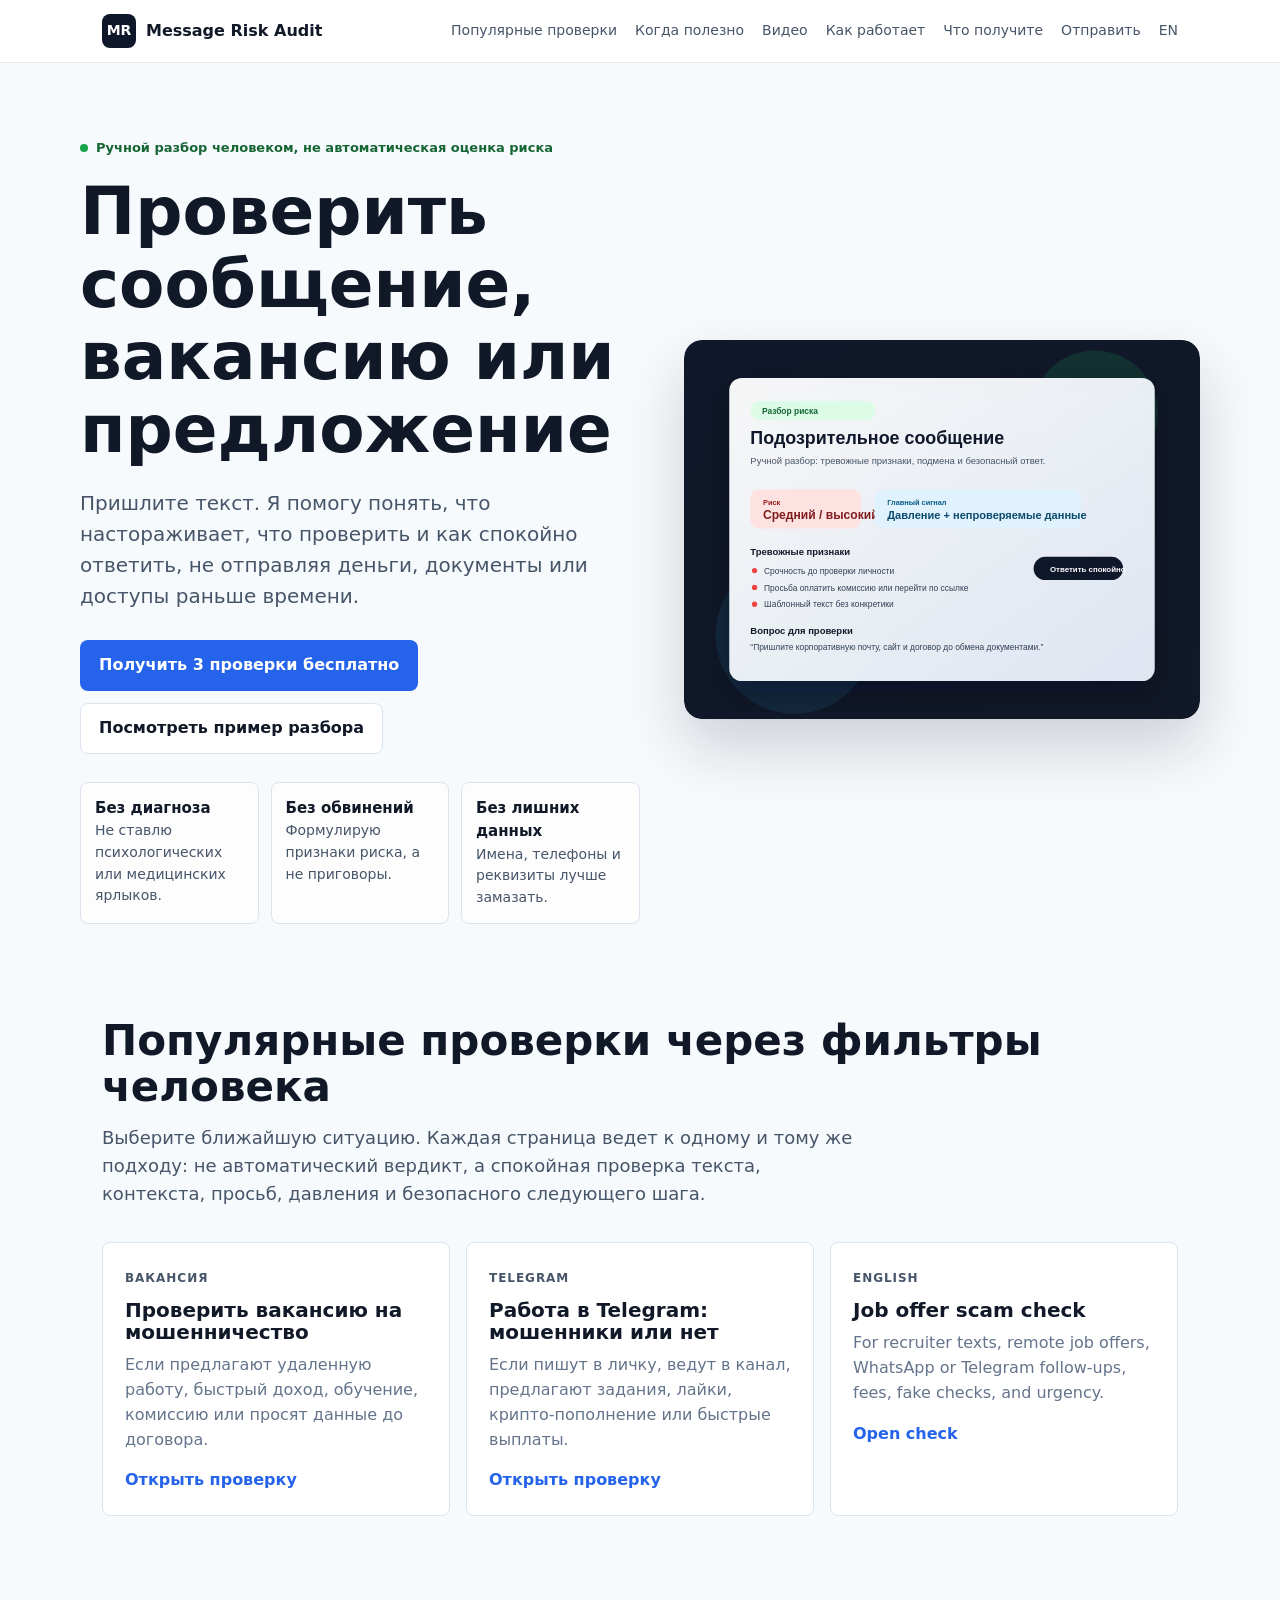
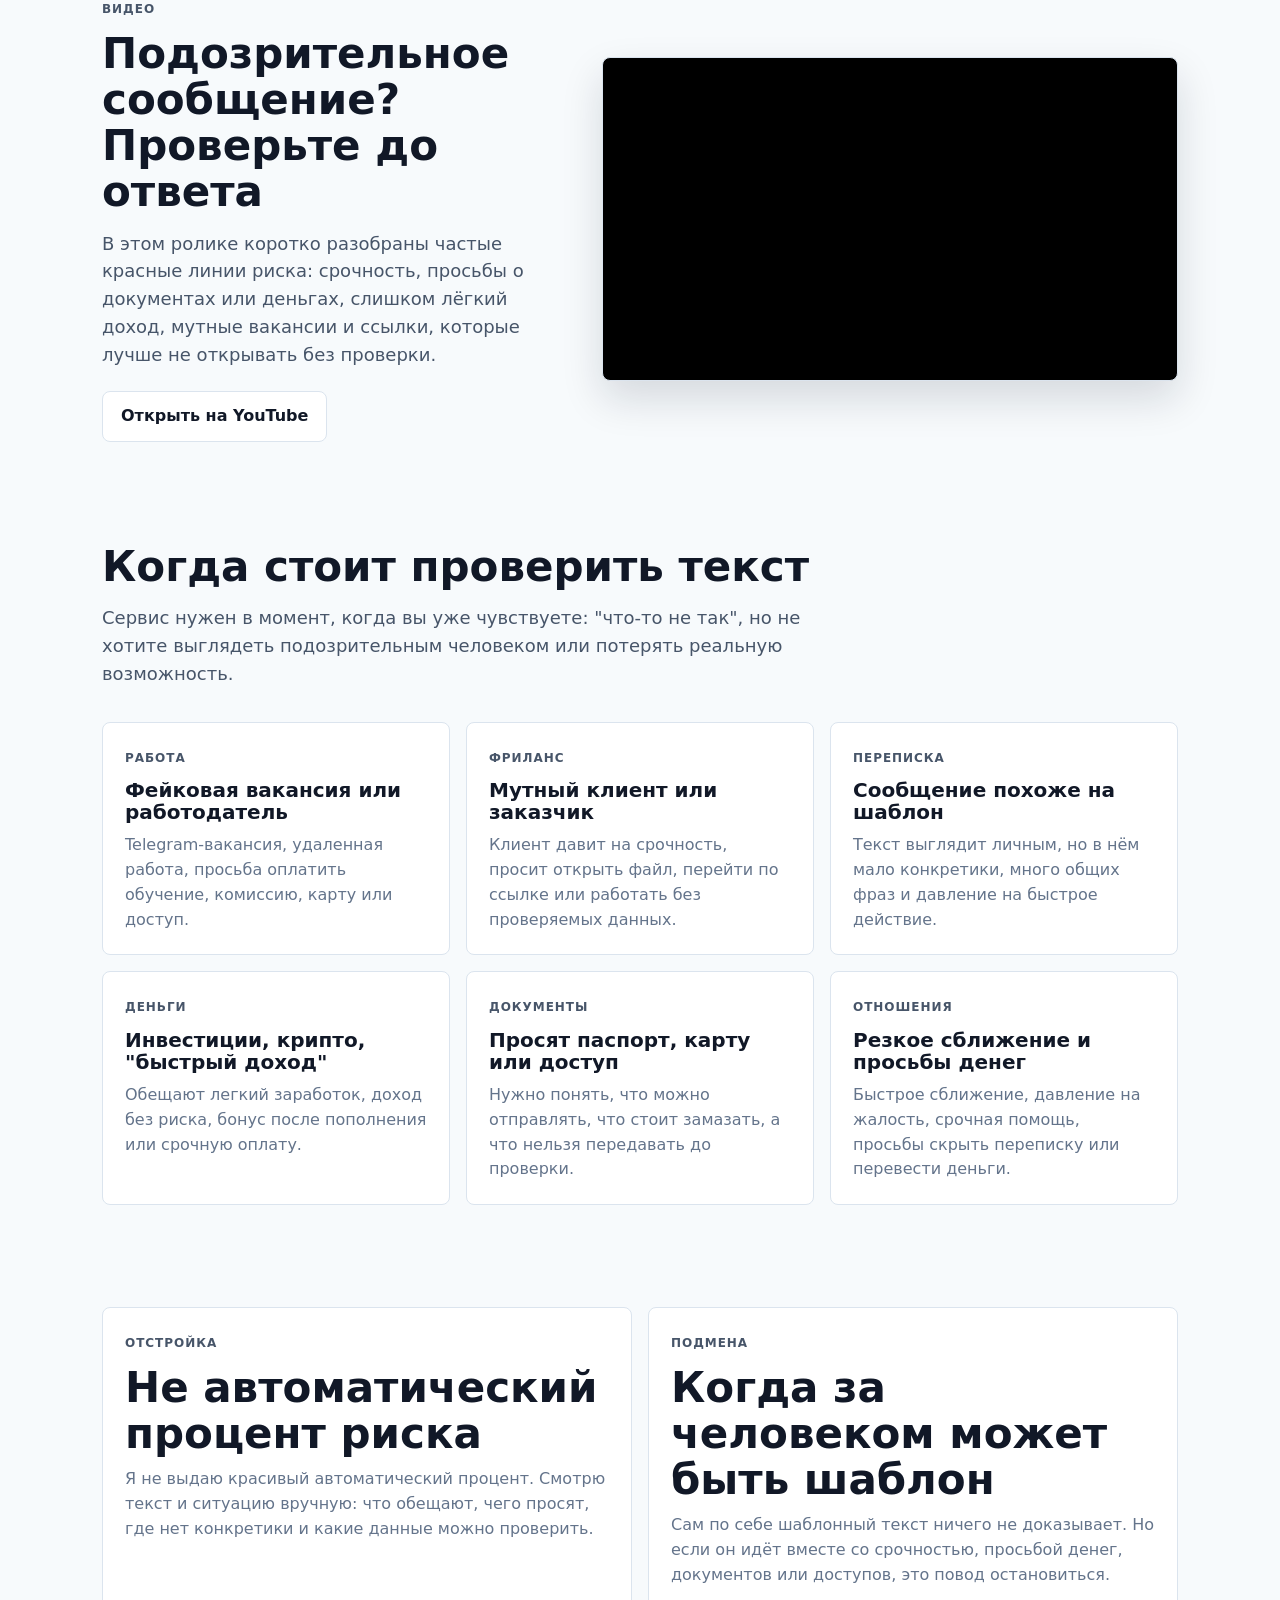
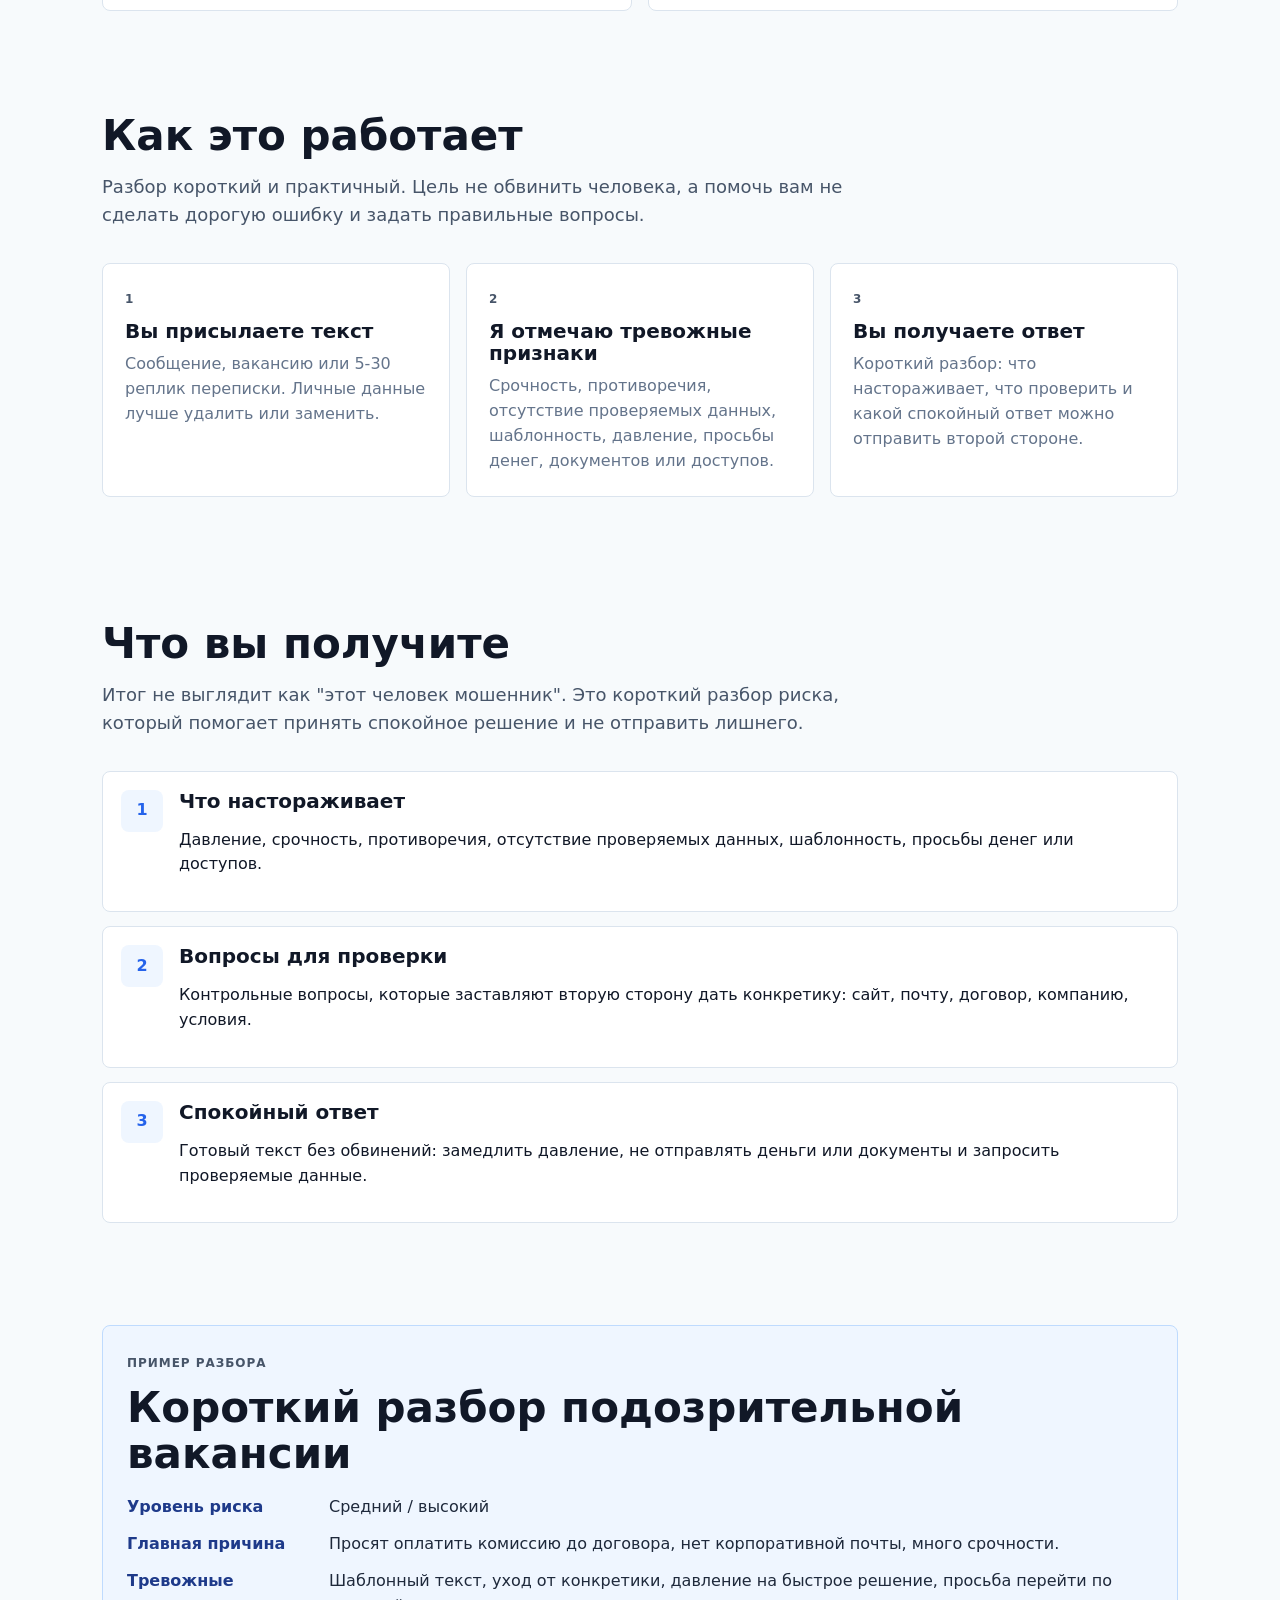
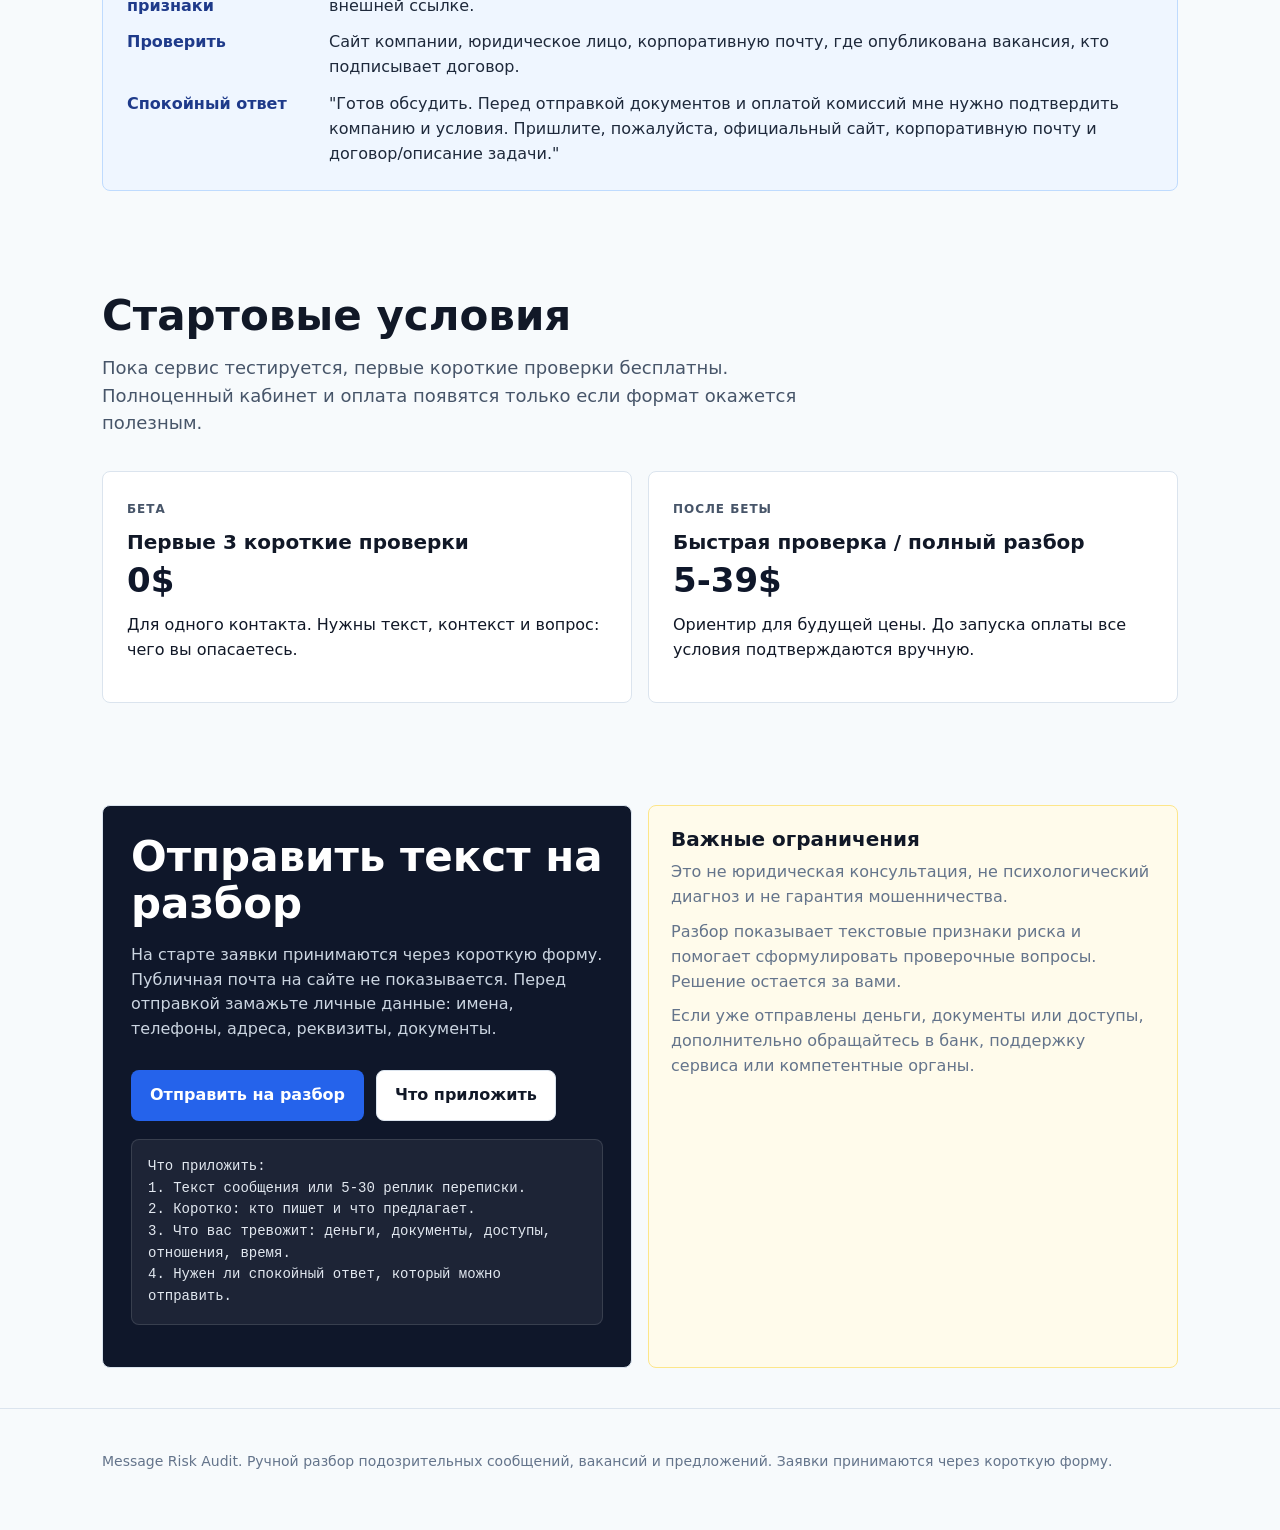
<file: index.html>
<!doctype html>
<html lang="ru">
  <head>
    <meta charset="utf-8" />
    <meta name="viewport" content="width=device-width, initial-scale=1" />
    <title>Проверить сообщение или вакансию на признаки мошенничества</title>
    <meta
      name="description"
      content="Ручной разбор подозрительной переписки: тревожные признаки, признаки подмены, фейковая вакансия, давление, манипуляции, вопросы для проверки и безопасный ответ."
    />
    <meta name="robots" content="index,follow" />
    <link rel="canonical" href="https://message-risk-audit.vercel.app/" />
    <link rel="alternate" hreflang="ru" href="https://message-risk-audit.vercel.app/" />
    <link rel="alternate" hreflang="en" href="https://message-risk-audit.vercel.app/en/" />
    <meta property="og:title" content="Ручной разбор подозрительных сообщений" />
    <meta
      property="og:description"
      content="Проверьте сообщение, вакансию или предложение на признаки риска до того, как отправлять деньги, документы или доступы."
    />
    <meta property="og:type" content="website" />
    <meta property="og:url" content="https://message-risk-audit.vercel.app/" />
    <meta property="og:image" content="https://message-risk-audit.vercel.app/assets/hero-analysis.svg" />
    <meta property="og:locale" content="ru_RU" />
    <meta property="og:locale:alternate" content="en_US" />
    <link rel="stylesheet" href="/styles.css" />
    <script type="application/ld+json">
      {
        "@context": "https://schema.org",
        "@type": "VideoObject",
        "name": "ПОДОЗРИТЕЛЬНОЕ СООБЩЕНИЕ? Проверь до ответа",
        "description": "Короткое видео о том, почему подозрительные сообщения, вакансии и предложения стоит проверять до ответа, отправки документов или перевода денег.",
        "thumbnailUrl": ["https://i.ytimg.com/vi/Sr0RIx4Is40/hqdefault.jpg"],
        "uploadDate": "2026-06-24T06:50:15-07:00",
        "duration": "PT6M16S",
        "embedUrl": "https://www.youtube-nocookie.com/embed/Sr0RIx4Is40",
        "contentUrl": "https://www.youtube.com/watch?v=Sr0RIx4Is40",
        "inLanguage": "ru",
        "author": {
          "@type": "Person",
          "name": "StrannikPoMiram",
          "url": "https://www.youtube.com/@pravda3pobedit"
        }
      }
    </script>
  </head>
  <body>
    <header class="site-header">
      <nav class="nav" aria-label="Главная навигация">
        <a class="brand" href="/">
          <span class="brand-mark">MR</span>
          <span>Message Risk Audit</span>
        </a>
        <div class="nav-links">
          <a href="#popular-checks">Популярные проверки</a>
          <a href="#cases">Когда полезно</a>
          <a href="#video">Видео</a>
          <a href="#how">Как работает</a>
          <a href="#result">Что получите</a>
          <a href="#submit">Отправить</a>
          <a href="/en/" hreflang="en">EN</a>
        </div>
      </nav>
    </header>

    <main>
      <section class="container hero">
        <div>
          <div class="eyebrow"><span class="dot"></span> Ручной разбор человеком, не автоматическая оценка риска</div>
          <h1>Проверить сообщение, вакансию или предложение</h1>
          <p class="lead">
            Пришлите текст. Я помогу понять, что настораживает, что проверить и как спокойно
            ответить, не отправляя деньги, документы или доступы раньше времени.
          </p>
          <div class="hero-actions">
            <a class="button button-primary" href="#submit">Получить 3 проверки бесплатно</a>
            <a class="button button-secondary" href="#example">Посмотреть пример разбора</a>
          </div>
          <div class="trust-strip" aria-label="Условия">
            <div class="trust-item"><strong>Без диагноза</strong>Не ставлю психологических или медицинских ярлыков.</div>
            <div class="trust-item"><strong>Без обвинений</strong>Формулирую признаки риска, а не приговоры.</div>
            <div class="trust-item"><strong>Без лишних данных</strong>Имена, телефоны и реквизиты лучше замазать.</div>
          </div>
        </div>
        <div class="hero-visual">
          <img src="/assets/hero-analysis.svg" alt="Пример разбора риска по подозрительному сообщению" />
        </div>
      </section>

      <section id="popular-checks" class="section section-tight">
        <div class="container">
          <h2>Популярные проверки через фильтры человека</h2>
          <p class="section-intro">
            Выберите ближайшую ситуацию. Каждая страница ведет к одному и тому же подходу:
            не автоматический вердикт, а спокойная проверка текста, контекста, просьб,
            давления и безопасного следующего шага.
          </p>
          <div class="grid grid-3">
            <article class="card">
              <span class="label">Вакансия</span>
              <h3>Проверить вакансию на мошенничество</h3>
              <p>Если предлагают удаленную работу, быстрый доход, обучение, комиссию или просят данные до договора.</p>
              <a class="text-link" href="/ru/proverit-vakansiyu-na-moshennichestvo/">Открыть проверку</a>
            </article>
            <article class="card">
              <span class="label">Telegram</span>
              <h3>Работа в Telegram: мошенники или нет</h3>
              <p>Если пишут в личку, ведут в канал, предлагают задания, лайки, крипто-пополнение или быстрые выплаты.</p>
              <a class="text-link" href="/ru/rabota-v-telegram-moshenniki/">Открыть проверку</a>
            </article>
            <article class="card">
              <span class="label">English</span>
              <h3>Job offer scam check</h3>
              <p>For recruiter texts, remote job offers, WhatsApp or Telegram follow-ups, fees, fake checks, and urgency.</p>
              <a class="text-link" href="/job-offer-scam-check/" hreflang="en">Open check</a>
            </article>
          </div>
        </div>
      </section>

      <section id="video" class="section section-tight">
        <div class="container video-section">
          <div class="video-copy">
            <span class="label">Видео</span>
            <h2>Подозрительное сообщение? Проверьте до ответа</h2>
            <p>
              В этом ролике коротко разобраны частые красные линии риска: срочность, просьбы о
              документах или деньгах, слишком лёгкий доход, мутные вакансии и ссылки, которые
              лучше не открывать без проверки.
            </p>
            <a class="button button-secondary" href="https://www.youtube.com/watch?v=Sr0RIx4Is40" target="_blank" rel="noopener">Открыть на YouTube</a>
          </div>
          <div class="video-frame">
            <iframe
              src="https://www.youtube-nocookie.com/embed/Sr0RIx4Is40?rel=0"
              title="ПОДОЗРИТЕЛЬНОЕ СООБЩЕНИЕ? Проверь до ответа"
              allow="accelerometer; autoplay; clipboard-write; encrypted-media; gyroscope; picture-in-picture; web-share"
              referrerpolicy="strict-origin-when-cross-origin"
              allowfullscreen
            ></iframe>
          </div>
        </div>
      </section>

      <section id="cases" class="section">
        <div class="container">
          <h2>Когда стоит проверить текст</h2>
          <p class="section-intro">
            Сервис нужен в момент, когда вы уже чувствуете: "что-то не так", но не хотите
            выглядеть подозрительным человеком или потерять реальную возможность.
          </p>
          <div class="grid grid-3">
            <article class="card">
              <span class="label">Работа</span>
              <h3>Фейковая вакансия или работодатель</h3>
              <p>Telegram-вакансия, удаленная работа, просьба оплатить обучение, комиссию, карту или доступ.</p>
            </article>
            <article class="card">
              <span class="label">Фриланс</span>
              <h3>Мутный клиент или заказчик</h3>
              <p>Клиент давит на срочность, просит открыть файл, перейти по ссылке или работать без проверяемых данных.</p>
            </article>
            <article class="card">
              <span class="label">Переписка</span>
              <h3>Сообщение похоже на шаблон</h3>
              <p>Текст выглядит личным, но в нём мало конкретики, много общих фраз и давление на быстрое действие.</p>
            </article>
            <article class="card">
              <span class="label">Деньги</span>
              <h3>Инвестиции, крипто, "быстрый доход"</h3>
              <p>Обещают легкий заработок, доход без риска, бонус после пополнения или срочную оплату.</p>
            </article>
            <article class="card">
              <span class="label">Документы</span>
              <h3>Просят паспорт, карту или доступ</h3>
              <p>Нужно понять, что можно отправлять, что стоит замазать, а что нельзя передавать до проверки.</p>
            </article>
            <article class="card">
              <span class="label">Отношения</span>
              <h3>Резкое сближение и просьбы денег</h3>
              <p>Быстрое сближение, давление на жалость, срочная помощь, просьбы скрыть переписку или перевести деньги.</p>
            </article>
          </div>
        </div>
      </section>

      <section id="difference" class="section section-tight">
        <div class="container grid grid-2">
          <div class="card">
            <span class="label">Отстройка</span>
            <h2>Не автоматический процент риска</h2>
            <p>
              Я не выдаю красивый автоматический процент. Смотрю текст и ситуацию вручную: что обещают,
              чего просят, где нет конкретики и какие данные можно проверить.
            </p>
          </div>
          <div class="card">
            <span class="label">Подмена</span>
            <h2>Когда за человеком может быть шаблон</h2>
            <p>
              Сам по себе шаблонный текст ничего не доказывает. Но если он идёт вместе
              со срочностью, просьбой денег, документов или доступов, это повод остановиться.
            </p>
          </div>
        </div>
      </section>

      <section id="how" class="section">
        <div class="container">
          <h2>Как это работает</h2>
          <p class="section-intro">
            Разбор короткий и практичный. Цель не обвинить человека, а помочь вам не сделать
            дорогую ошибку и задать правильные вопросы.
          </p>
          <div class="grid grid-3">
            <article class="card">
              <span class="label">1</span>
              <h3>Вы присылаете текст</h3>
              <p>
                Сообщение, вакансию или 5-30 реплик переписки. Личные данные лучше удалить
                или заменить.
              </p>
            </article>
            <article class="card">
              <span class="label">2</span>
              <h3>Я отмечаю тревожные признаки</h3>
              <p>
                Срочность, противоречия, отсутствие проверяемых данных, шаблонность,
                давление, просьбы денег, документов или доступов.
              </p>
            </article>
            <article class="card">
              <span class="label">3</span>
              <h3>Вы получаете ответ</h3>
              <p>
                Короткий разбор: что настораживает, что проверить и какой спокойный ответ
                можно отправить второй стороне.
              </p>
            </article>
          </div>
        </div>
      </section>

      <section id="result" class="section">
        <div class="container">
          <h2>Что вы получите</h2>
          <p class="section-intro">
            Итог не выглядит как "этот человек мошенник". Это короткий разбор риска, который помогает
            принять спокойное решение и не отправить лишнего.
          </p>
          <div class="steps">
            <div class="step">
              <div>
                <h3>Что настораживает</h3>
                <p>Давление, срочность, противоречия, отсутствие проверяемых данных, шаблонность, просьбы денег или доступов.</p>
              </div>
            </div>
            <div class="step">
              <div>
                <h3>Вопросы для проверки</h3>
                <p>Контрольные вопросы, которые заставляют вторую сторону дать конкретику: сайт, почту, договор, компанию, условия.</p>
              </div>
            </div>
            <div class="step">
              <div>
                <h3>Спокойный ответ</h3>
                <p>Готовый текст без обвинений: замедлить давление, не отправлять деньги или документы и запросить проверяемые данные.</p>
              </div>
            </div>
          </div>
        </div>
      </section>

      <section id="example" class="section section-tight">
        <div class="container">
          <div class="memo">
            <span class="label">Пример разбора</span>
            <h2>Короткий разбор подозрительной вакансии</h2>
            <div class="memo-grid">
              <div class="memo-key">Уровень риска</div>
              <div class="memo-value">Средний / высокий</div>
              <div class="memo-key">Главная причина</div>
              <div class="memo-value">Просят оплатить комиссию до договора, нет корпоративной почты, много срочности.</div>
              <div class="memo-key">Тревожные признаки</div>
              <div class="memo-value">Шаблонный текст, уход от конкретики, давление на быстрое решение, просьба перейти по внешней ссылке.</div>
              <div class="memo-key">Проверить</div>
              <div class="memo-value">Сайт компании, юридическое лицо, корпоративную почту, где опубликована вакансия, кто подписывает договор.</div>
              <div class="memo-key">Спокойный ответ</div>
              <div class="memo-value">
                "Готов обсудить. Перед отправкой документов и оплатой комиссий мне нужно подтвердить компанию и условия.
                Пришлите, пожалуйста, официальный сайт, корпоративную почту и договор/описание задачи."
              </div>
            </div>
          </div>
        </div>
      </section>

      <section id="pricing" class="section">
        <div class="container">
          <h2>Стартовые условия</h2>
          <p class="section-intro">
            Пока сервис тестируется, первые короткие проверки бесплатны. Полноценный кабинет и оплата появятся только если формат окажется полезным.
          </p>
          <div class="pricing">
            <div class="price">
              <span class="label">Бета</span>
              <h3>Первые 3 короткие проверки</h3>
              <strong>0$</strong>
              <p>Для одного контакта. Нужны текст, контекст и вопрос: чего вы опасаетесь.</p>
            </div>
            <div class="price">
              <span class="label">После беты</span>
              <h3>Быстрая проверка / полный разбор</h3>
              <strong>5-39$</strong>
              <p>Ориентир для будущей цены. До запуска оплаты все условия подтверждаются вручную.</p>
            </div>
          </div>
        </div>
      </section>

      <section id="submit" class="section section-tight">
        <div class="container grid grid-2">
          <div class="form-panel">
            <h2>Отправить текст на разбор</h2>
            <p>
              На старте заявки принимаются через короткую форму. Публичная почта на сайте
              не показывается.
              Перед отправкой замажьте личные данные: имена, телефоны, адреса, реквизиты, документы.
            </p>
            <div class="cta-row">
              <a class="button button-primary" href="https://tally.so/r/eqobyx" target="_blank" rel="noopener">Отправить на разбор</a>
              <a class="button button-secondary" href="#request-template">Что приложить</a>
            </div>
            <pre id="request-template" class="copy-box">Что приложить:
1. Текст сообщения или 5-30 реплик переписки.
2. Коротко: кто пишет и что предлагает.
3. Что вас тревожит: деньги, документы, доступы, отношения, время.
4. Нужен ли спокойный ответ, который можно отправить.</pre>
          </div>
          <div class="notice">
            <h3>Важные ограничения</h3>
            <p>Это не юридическая консультация, не психологический диагноз и не гарантия мошенничества.</p>
            <p>Разбор показывает текстовые признаки риска и помогает сформулировать проверочные вопросы. Решение остается за вами.</p>
            <p>Если уже отправлены деньги, документы или доступы, дополнительно обращайтесь в банк, поддержку сервиса или компетентные органы.</p>
          </div>
        </div>
      </section>
    </main>

    <footer class="footer">
      <div class="container">
        <p>
          Message Risk Audit. Ручной разбор подозрительных сообщений, вакансий и предложений.
          Заявки принимаются через короткую форму.
        </p>
      </div>
    </footer>
  </body>
</html>
</file>
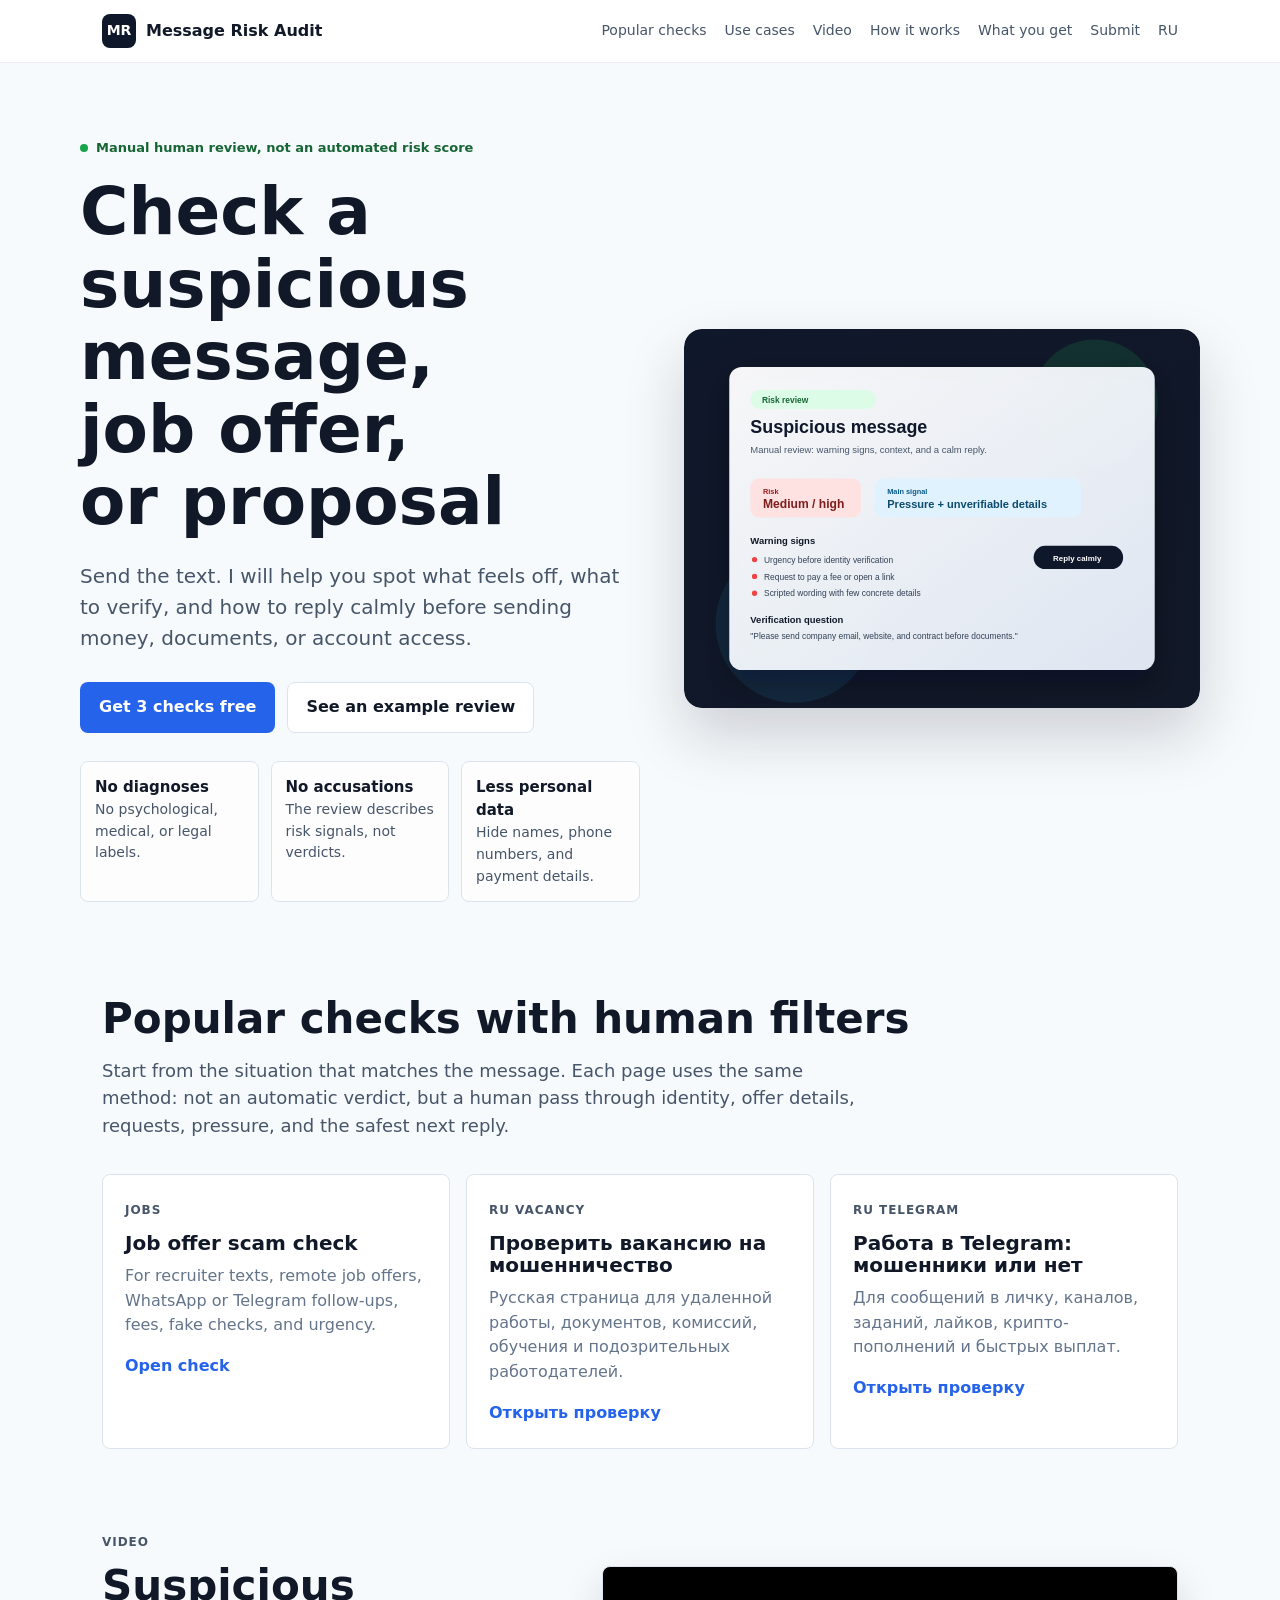
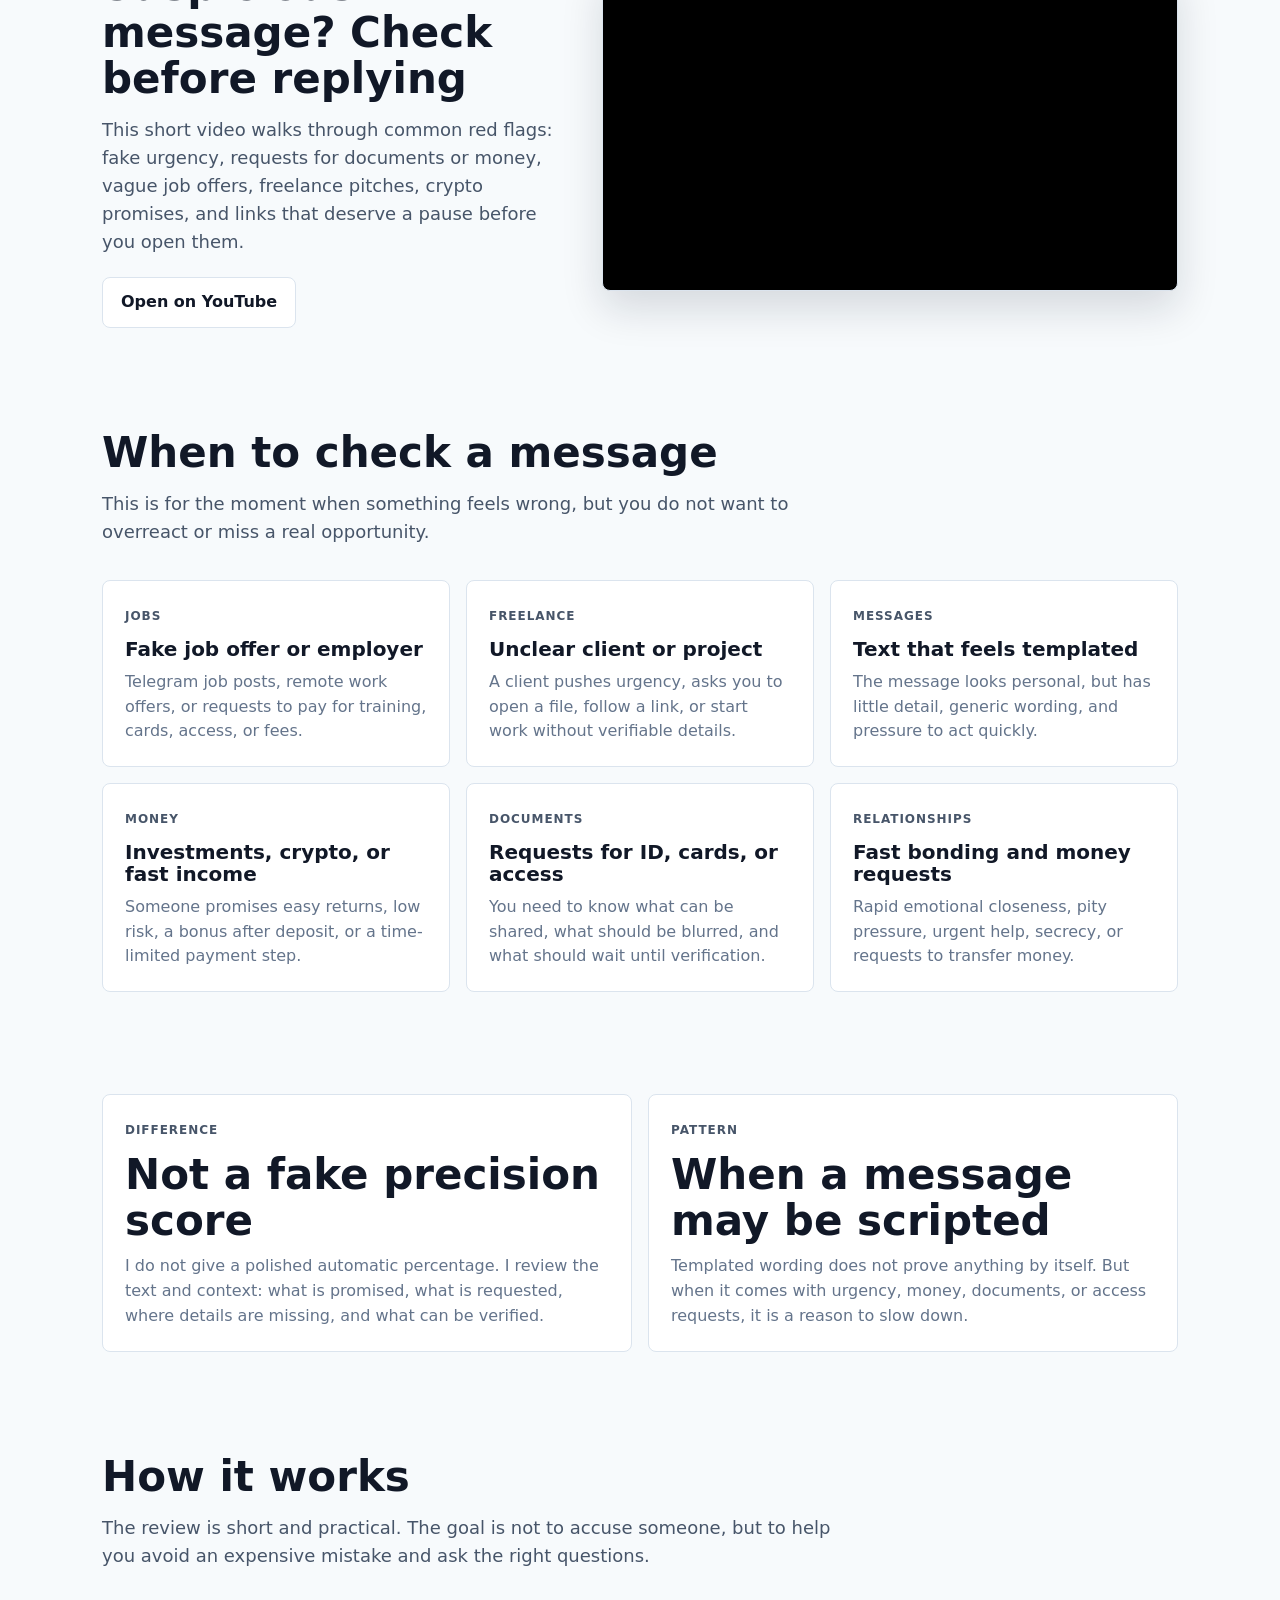
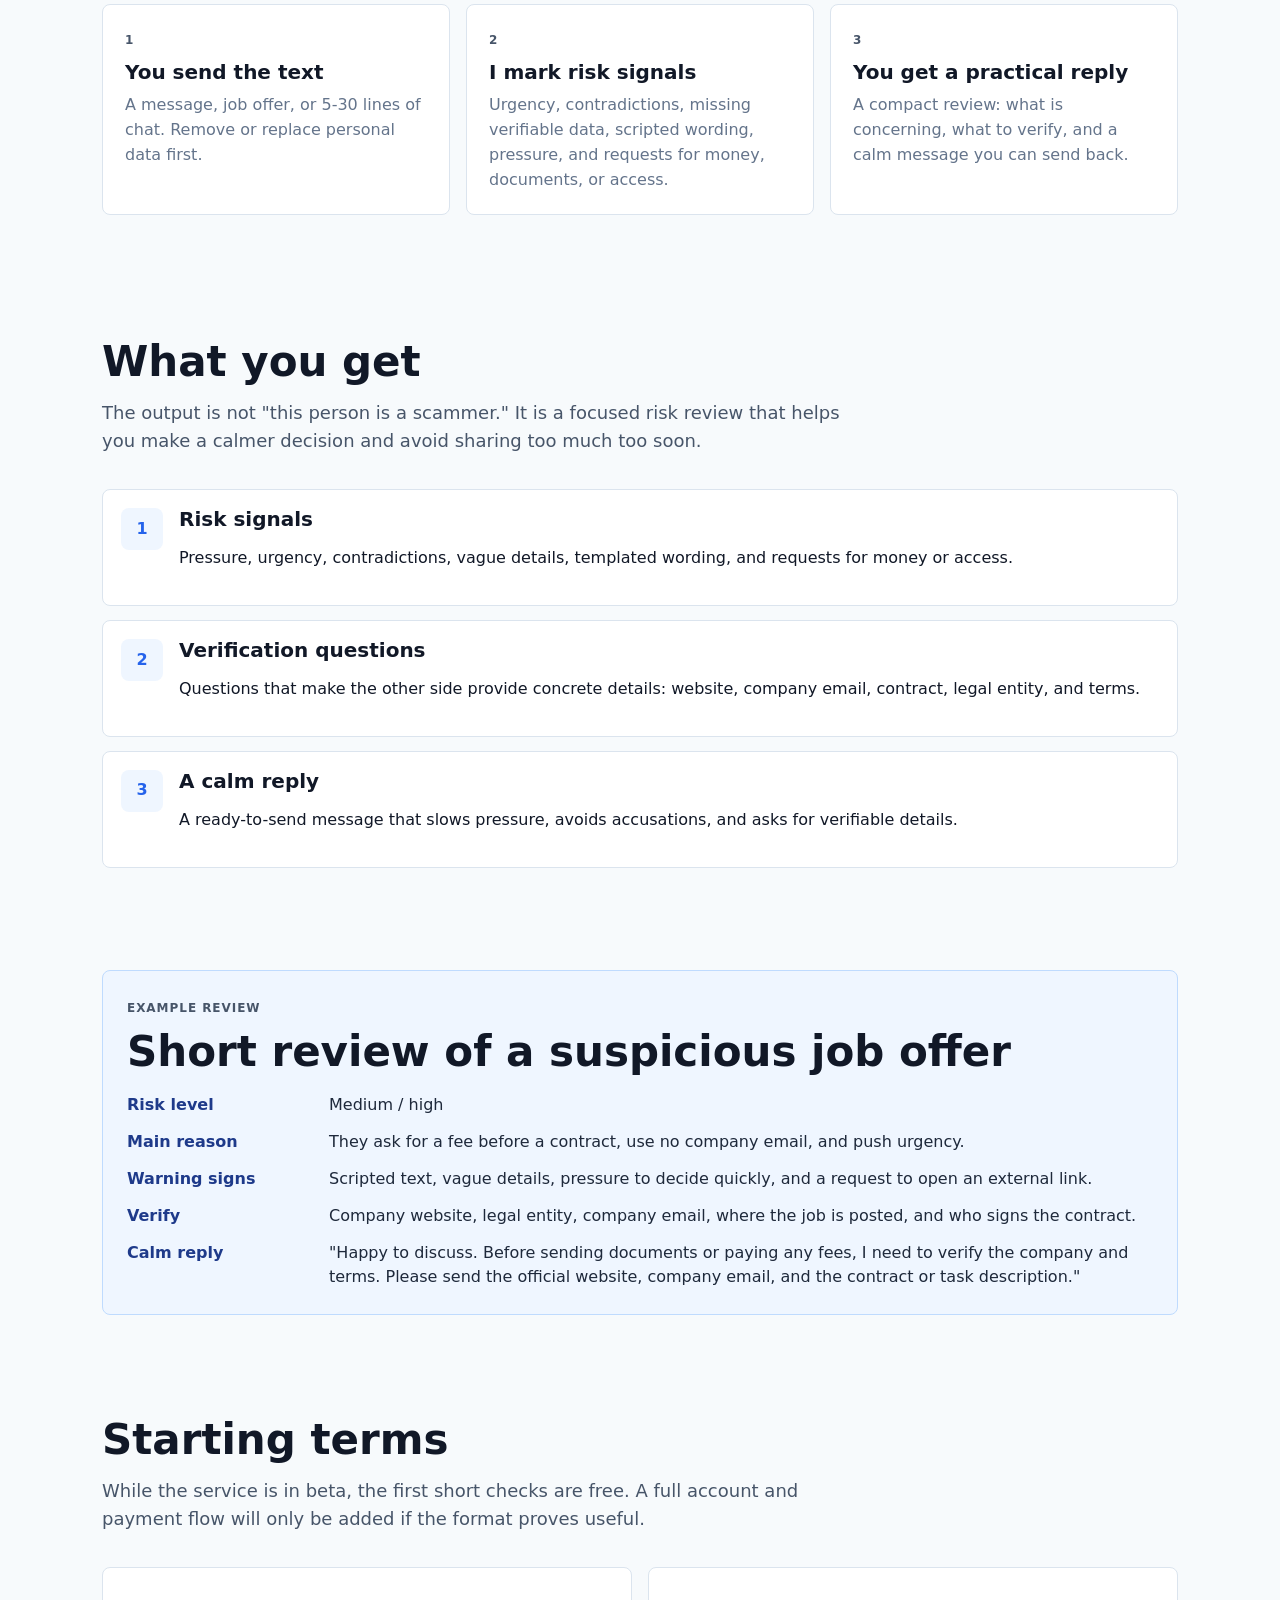
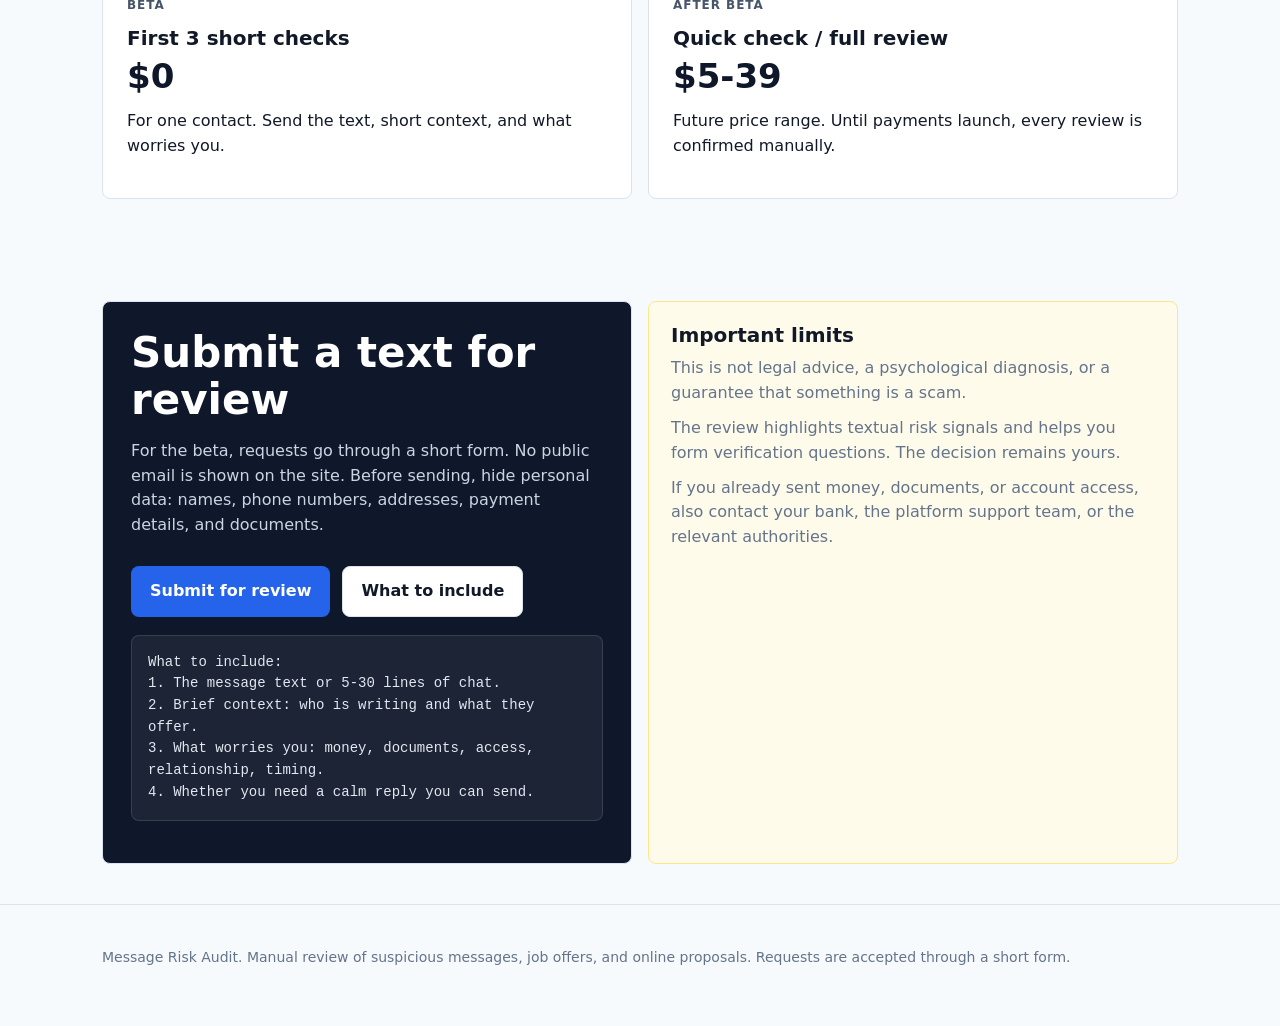
<file: en/index.html>
<!doctype html>
<html lang="en">
  <head>
    <meta charset="utf-8" />
    <meta name="viewport" content="width=device-width, initial-scale=1" />
    <title>Check a suspicious message, job offer, or online proposal</title>
    <meta
      name="description"
      content="Manual review of suspicious messages, job offers, crypto pitches, and online proposals: risk signals, verification questions, and a calm reply you can send."
    />
    <meta name="robots" content="index,follow" />
    <link rel="canonical" href="https://message-risk-audit.vercel.app/en/" />
    <link rel="alternate" hreflang="en" href="https://message-risk-audit.vercel.app/en/" />
    <link rel="alternate" hreflang="ru" href="https://message-risk-audit.vercel.app/" />
    <meta property="og:title" content="Manual review of suspicious messages" />
    <meta
      property="og:description"
      content="Check a message, job offer, or online proposal for risk signs before sending money, documents, or account access."
    />
    <meta property="og:type" content="website" />
    <meta property="og:url" content="https://message-risk-audit.vercel.app/en/" />
    <meta property="og:image" content="https://message-risk-audit.vercel.app/assets/hero-analysis-en.svg" />
    <meta property="og:locale" content="en_US" />
    <meta property="og:locale:alternate" content="ru_RU" />
    <link rel="stylesheet" href="/styles.css" />
    <script type="application/ld+json">
      {
        "@context": "https://schema.org",
        "@type": "VideoObject",
        "name": "SUSPICIOUS MESSAGE? Check before replying",
        "description": "A short video about checking suspicious messages, job offers, freelance requests, crypto pitches, and money-related warnings before replying, opening links, sending documents, or sharing payment details.",
        "thumbnailUrl": ["https://i.ytimg.com/vi/zgaB2GT45Ho/hqdefault.jpg"],
        "uploadDate": "2026-06-24T19:45:04Z",
        "duration": "PT1M16S",
        "embedUrl": "https://www.youtube-nocookie.com/embed/zgaB2GT45Ho",
        "contentUrl": "https://www.youtube.com/watch?v=zgaB2GT45Ho",
        "inLanguage": "en",
        "author": {
          "@type": "Person",
          "name": "StrannikPoMiram",
          "url": "https://www.youtube.com/@pravda3pobedit"
        }
      }
    </script>
  </head>
  <body>
    <header class="site-header">
      <nav class="nav" aria-label="Main navigation">
        <a class="brand" href="/en/">
          <span class="brand-mark">MR</span>
          <span>Message Risk Audit</span>
        </a>
        <div class="nav-links">
          <a href="#popular-checks">Popular checks</a>
          <a href="#cases">Use cases</a>
          <a href="#video">Video</a>
          <a href="#how">How it works</a>
          <a href="#result">What you get</a>
          <a href="#submit">Submit</a>
          <a href="/" hreflang="ru">RU</a>
        </div>
      </nav>
    </header>

    <main>
      <section class="container hero">
        <div>
          <div class="eyebrow"><span class="dot"></span> Manual human review, not an automated risk score</div>
          <h1>Check a suspicious message, job offer, or proposal</h1>
          <p class="lead">
            Send the text. I will help you spot what feels off, what to verify, and how to
            reply calmly before sending money, documents, or account access.
          </p>
          <div class="hero-actions">
            <a class="button button-primary" href="#submit">Get 3 checks free</a>
            <a class="button button-secondary" href="#example">See an example review</a>
          </div>
          <div class="trust-strip" aria-label="Service boundaries">
            <div class="trust-item"><strong>No diagnoses</strong>No psychological, medical, or legal labels.</div>
            <div class="trust-item"><strong>No accusations</strong>The review describes risk signals, not verdicts.</div>
            <div class="trust-item"><strong>Less personal data</strong>Hide names, phone numbers, and payment details.</div>
          </div>
        </div>
        <div class="hero-visual">
          <img src="/assets/hero-analysis-en.svg" alt="Example risk review for a suspicious message" />
        </div>
      </section>

      <section id="popular-checks" class="section section-tight">
        <div class="container">
          <h2>Popular checks with human filters</h2>
          <p class="section-intro">
            Start from the situation that matches the message. Each page uses the same method:
            not an automatic verdict, but a human pass through identity, offer details,
            requests, pressure, and the safest next reply.
          </p>
          <div class="grid grid-3">
            <article class="card">
              <span class="label">Jobs</span>
              <h3>Job offer scam check</h3>
              <p>For recruiter texts, remote job offers, WhatsApp or Telegram follow-ups, fees, fake checks, and urgency.</p>
              <a class="text-link" href="/job-offer-scam-check/">Open check</a>
            </article>
            <article class="card">
              <span class="label">RU vacancy</span>
              <h3>Проверить вакансию на мошенничество</h3>
              <p>Русская страница для удаленной работы, документов, комиссий, обучения и подозрительных работодателей.</p>
              <a class="text-link" href="/ru/proverit-vakansiyu-na-moshennichestvo/" hreflang="ru">Открыть проверку</a>
            </article>
            <article class="card">
              <span class="label">RU Telegram</span>
              <h3>Работа в Telegram: мошенники или нет</h3>
              <p>Для сообщений в личку, каналов, заданий, лайков, крипто-пополнений и быстрых выплат.</p>
              <a class="text-link" href="/ru/rabota-v-telegram-moshenniki/" hreflang="ru">Открыть проверку</a>
            </article>
          </div>
        </div>
      </section>

      <section id="video" class="section section-tight">
        <div class="container video-section">
          <div class="video-copy">
            <span class="label">Video</span>
            <h2>Suspicious message? Check before replying</h2>
            <p>
              This short video walks through common red flags: fake urgency,
              requests for documents or money, vague job offers, freelance pitches,
              crypto promises, and links that deserve a pause before you open them.
            </p>
            <a class="button button-secondary" href="https://www.youtube.com/watch?v=zgaB2GT45Ho" target="_blank" rel="noopener">Open on YouTube</a>
          </div>
          <div class="video-frame">
            <iframe
              src="https://www.youtube-nocookie.com/embed/zgaB2GT45Ho?rel=0"
              title="SUSPICIOUS MESSAGE? Check before replying"
              allow="accelerometer; autoplay; clipboard-write; encrypted-media; gyroscope; picture-in-picture; web-share"
              referrerpolicy="strict-origin-when-cross-origin"
              allowfullscreen
            ></iframe>
          </div>
        </div>
      </section>

      <section id="cases" class="section">
        <div class="container">
          <h2>When to check a message</h2>
          <p class="section-intro">
            This is for the moment when something feels wrong, but you do not want to overreact
            or miss a real opportunity.
          </p>
          <div class="grid grid-3">
            <article class="card">
              <span class="label">Jobs</span>
              <h3>Fake job offer or employer</h3>
              <p>Telegram job posts, remote work offers, or requests to pay for training, cards, access, or fees.</p>
            </article>
            <article class="card">
              <span class="label">Freelance</span>
              <h3>Unclear client or project</h3>
              <p>A client pushes urgency, asks you to open a file, follow a link, or start work without verifiable details.</p>
            </article>
            <article class="card">
              <span class="label">Messages</span>
              <h3>Text that feels templated</h3>
              <p>The message looks personal, but has little detail, generic wording, and pressure to act quickly.</p>
            </article>
            <article class="card">
              <span class="label">Money</span>
              <h3>Investments, crypto, or fast income</h3>
              <p>Someone promises easy returns, low risk, a bonus after deposit, or a time-limited payment step.</p>
            </article>
            <article class="card">
              <span class="label">Documents</span>
              <h3>Requests for ID, cards, or access</h3>
              <p>You need to know what can be shared, what should be blurred, and what should wait until verification.</p>
            </article>
            <article class="card">
              <span class="label">Relationships</span>
              <h3>Fast bonding and money requests</h3>
              <p>Rapid emotional closeness, pity pressure, urgent help, secrecy, or requests to transfer money.</p>
            </article>
          </div>
        </div>
      </section>

      <section id="difference" class="section section-tight">
        <div class="container grid grid-2">
          <div class="card">
            <span class="label">Difference</span>
            <h2>Not a fake precision score</h2>
            <p>
              I do not give a polished automatic percentage. I review the text and context:
              what is promised, what is requested, where details are missing, and what can be verified.
            </p>
          </div>
          <div class="card">
            <span class="label">Pattern</span>
            <h2>When a message may be scripted</h2>
            <p>
              Templated wording does not prove anything by itself. But when it comes with urgency,
              money, documents, or access requests, it is a reason to slow down.
            </p>
          </div>
        </div>
      </section>

      <section id="how" class="section">
        <div class="container">
          <h2>How it works</h2>
          <p class="section-intro">
            The review is short and practical. The goal is not to accuse someone, but to help
            you avoid an expensive mistake and ask the right questions.
          </p>
          <div class="grid grid-3">
            <article class="card">
              <span class="label">1</span>
              <h3>You send the text</h3>
              <p>
                A message, job offer, or 5-30 lines of chat. Remove or replace personal data first.
              </p>
            </article>
            <article class="card">
              <span class="label">2</span>
              <h3>I mark risk signals</h3>
              <p>
                Urgency, contradictions, missing verifiable data, scripted wording, pressure,
                and requests for money, documents, or access.
              </p>
            </article>
            <article class="card">
              <span class="label">3</span>
              <h3>You get a practical reply</h3>
              <p>
                A compact review: what is concerning, what to verify, and a calm message you
                can send back.
              </p>
            </article>
          </div>
        </div>
      </section>

      <section id="result" class="section">
        <div class="container">
          <h2>What you get</h2>
          <p class="section-intro">
            The output is not "this person is a scammer." It is a focused risk review that helps
            you make a calmer decision and avoid sharing too much too soon.
          </p>
          <div class="steps">
            <div class="step">
              <div>
                <h3>Risk signals</h3>
                <p>Pressure, urgency, contradictions, vague details, templated wording, and requests for money or access.</p>
              </div>
            </div>
            <div class="step">
              <div>
                <h3>Verification questions</h3>
                <p>Questions that make the other side provide concrete details: website, company email, contract, legal entity, and terms.</p>
              </div>
            </div>
            <div class="step">
              <div>
                <h3>A calm reply</h3>
                <p>A ready-to-send message that slows pressure, avoids accusations, and asks for verifiable details.</p>
              </div>
            </div>
          </div>
        </div>
      </section>

      <section id="example" class="section section-tight">
        <div class="container">
          <div class="memo">
            <span class="label">Example review</span>
            <h2>Short review of a suspicious job offer</h2>
            <div class="memo-grid">
              <div class="memo-key">Risk level</div>
              <div class="memo-value">Medium / high</div>
              <div class="memo-key">Main reason</div>
              <div class="memo-value">They ask for a fee before a contract, use no company email, and push urgency.</div>
              <div class="memo-key">Warning signs</div>
              <div class="memo-value">Scripted text, vague details, pressure to decide quickly, and a request to open an external link.</div>
              <div class="memo-key">Verify</div>
              <div class="memo-value">Company website, legal entity, company email, where the job is posted, and who signs the contract.</div>
              <div class="memo-key">Calm reply</div>
              <div class="memo-value">
                "Happy to discuss. Before sending documents or paying any fees, I need to verify
                the company and terms. Please send the official website, company email, and the
                contract or task description."
              </div>
            </div>
          </div>
        </div>
      </section>

      <section id="pricing" class="section">
        <div class="container">
          <h2>Starting terms</h2>
          <p class="section-intro">
            While the service is in beta, the first short checks are free. A full account and payment flow
            will only be added if the format proves useful.
          </p>
          <div class="pricing">
            <div class="price">
              <span class="label">Beta</span>
              <h3>First 3 short checks</h3>
              <strong>$0</strong>
              <p>For one contact. Send the text, short context, and what worries you.</p>
            </div>
            <div class="price">
              <span class="label">After beta</span>
              <h3>Quick check / full review</h3>
              <strong>$5-39</strong>
              <p>Future price range. Until payments launch, every review is confirmed manually.</p>
            </div>
          </div>
        </div>
      </section>

      <section id="submit" class="section section-tight">
        <div class="container grid grid-2">
          <div class="form-panel">
            <h2>Submit a text for review</h2>
            <p>
              For the beta, requests go through a short form. No public email is shown on the site.
              Before sending, hide personal data: names, phone numbers, addresses, payment details,
              and documents.
            </p>
            <div class="cta-row">
              <a class="button button-primary" href="https://tally.so/r/lbg18v" target="_blank" rel="noopener">Submit for review</a>
              <a class="button button-secondary" href="#request-template">What to include</a>
            </div>
            <pre id="request-template" class="copy-box">What to include:
1. The message text or 5-30 lines of chat.
2. Brief context: who is writing and what they offer.
3. What worries you: money, documents, access, relationship, timing.
4. Whether you need a calm reply you can send.</pre>
          </div>
          <div class="notice">
            <h3>Important limits</h3>
            <p>This is not legal advice, a psychological diagnosis, or a guarantee that something is a scam.</p>
            <p>The review highlights textual risk signals and helps you form verification questions. The decision remains yours.</p>
            <p>If you already sent money, documents, or account access, also contact your bank, the platform support team, or the relevant authorities.</p>
          </div>
        </div>
      </section>
    </main>

    <footer class="footer">
      <div class="container">
        <p>
          Message Risk Audit. Manual review of suspicious messages, job offers, and online proposals.
          Requests are accepted through a short form.
        </p>
      </div>
    </footer>
  </body>
</html>
</file>
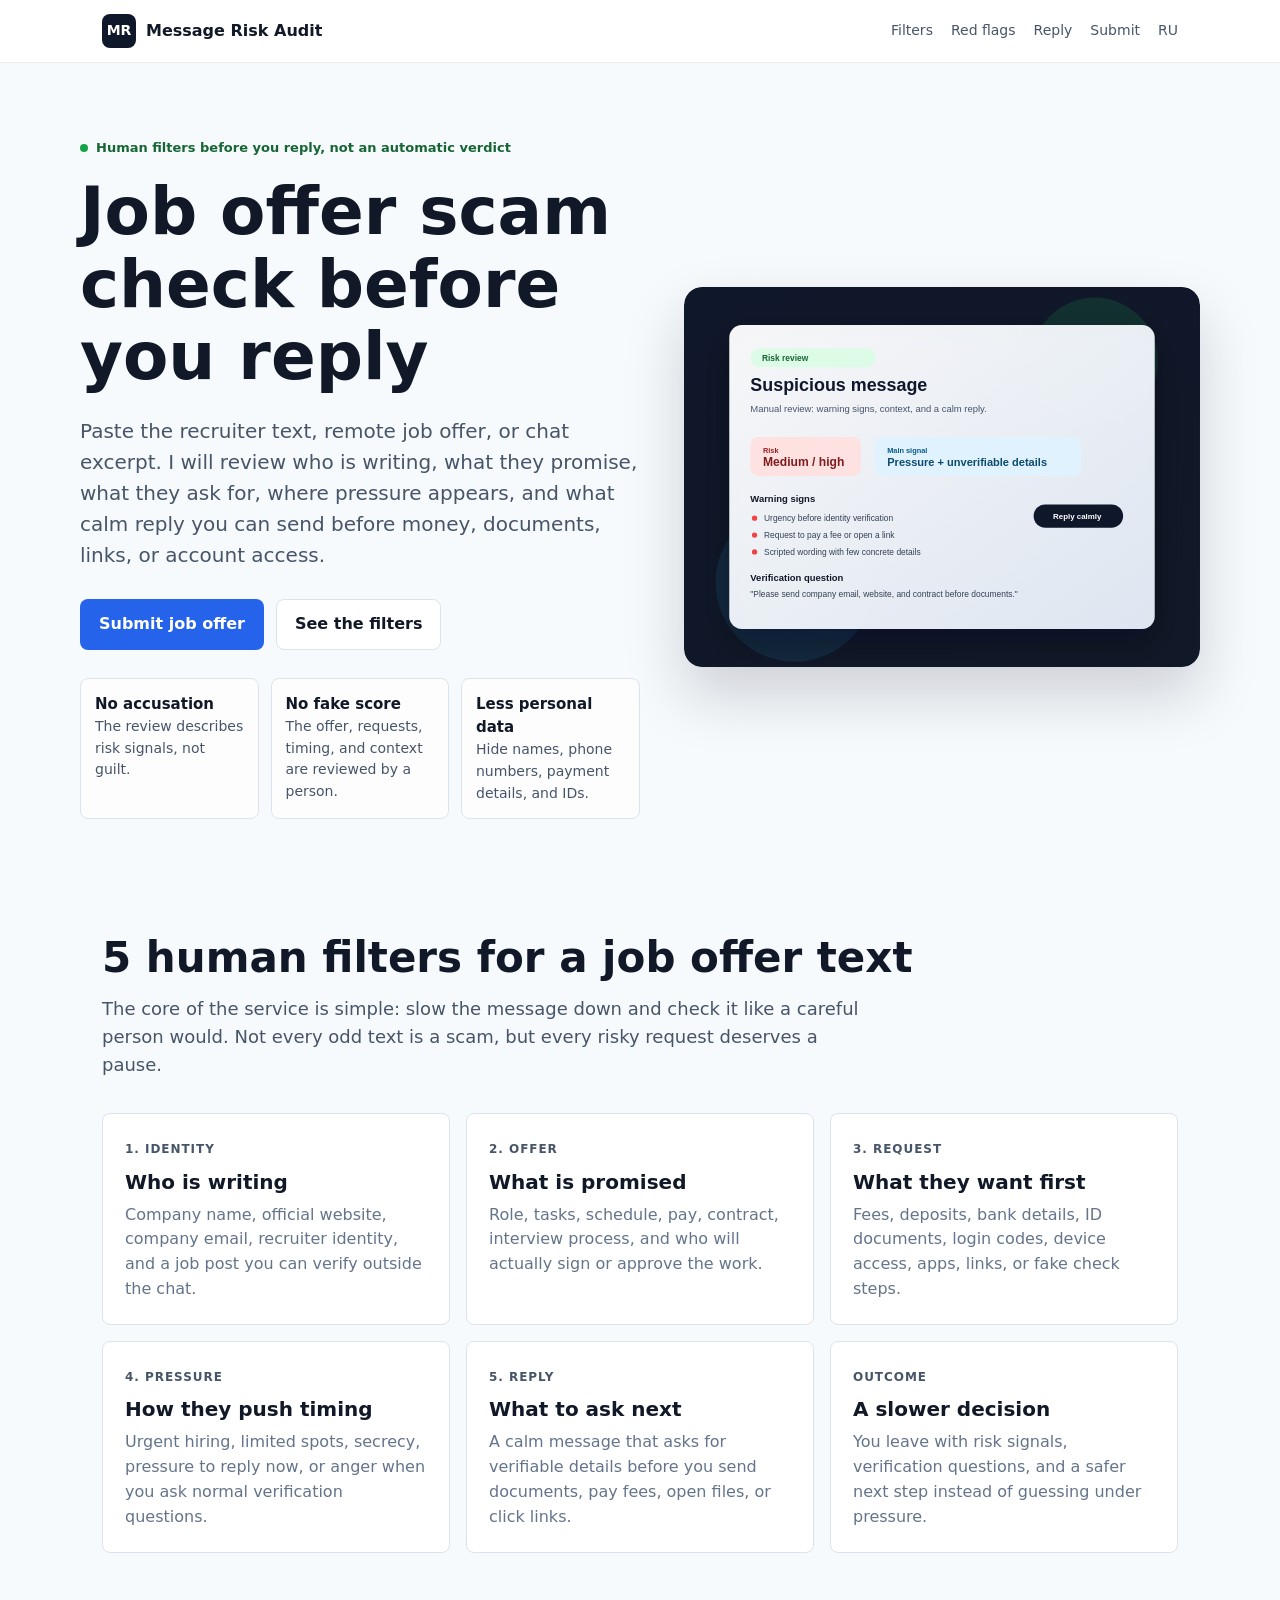
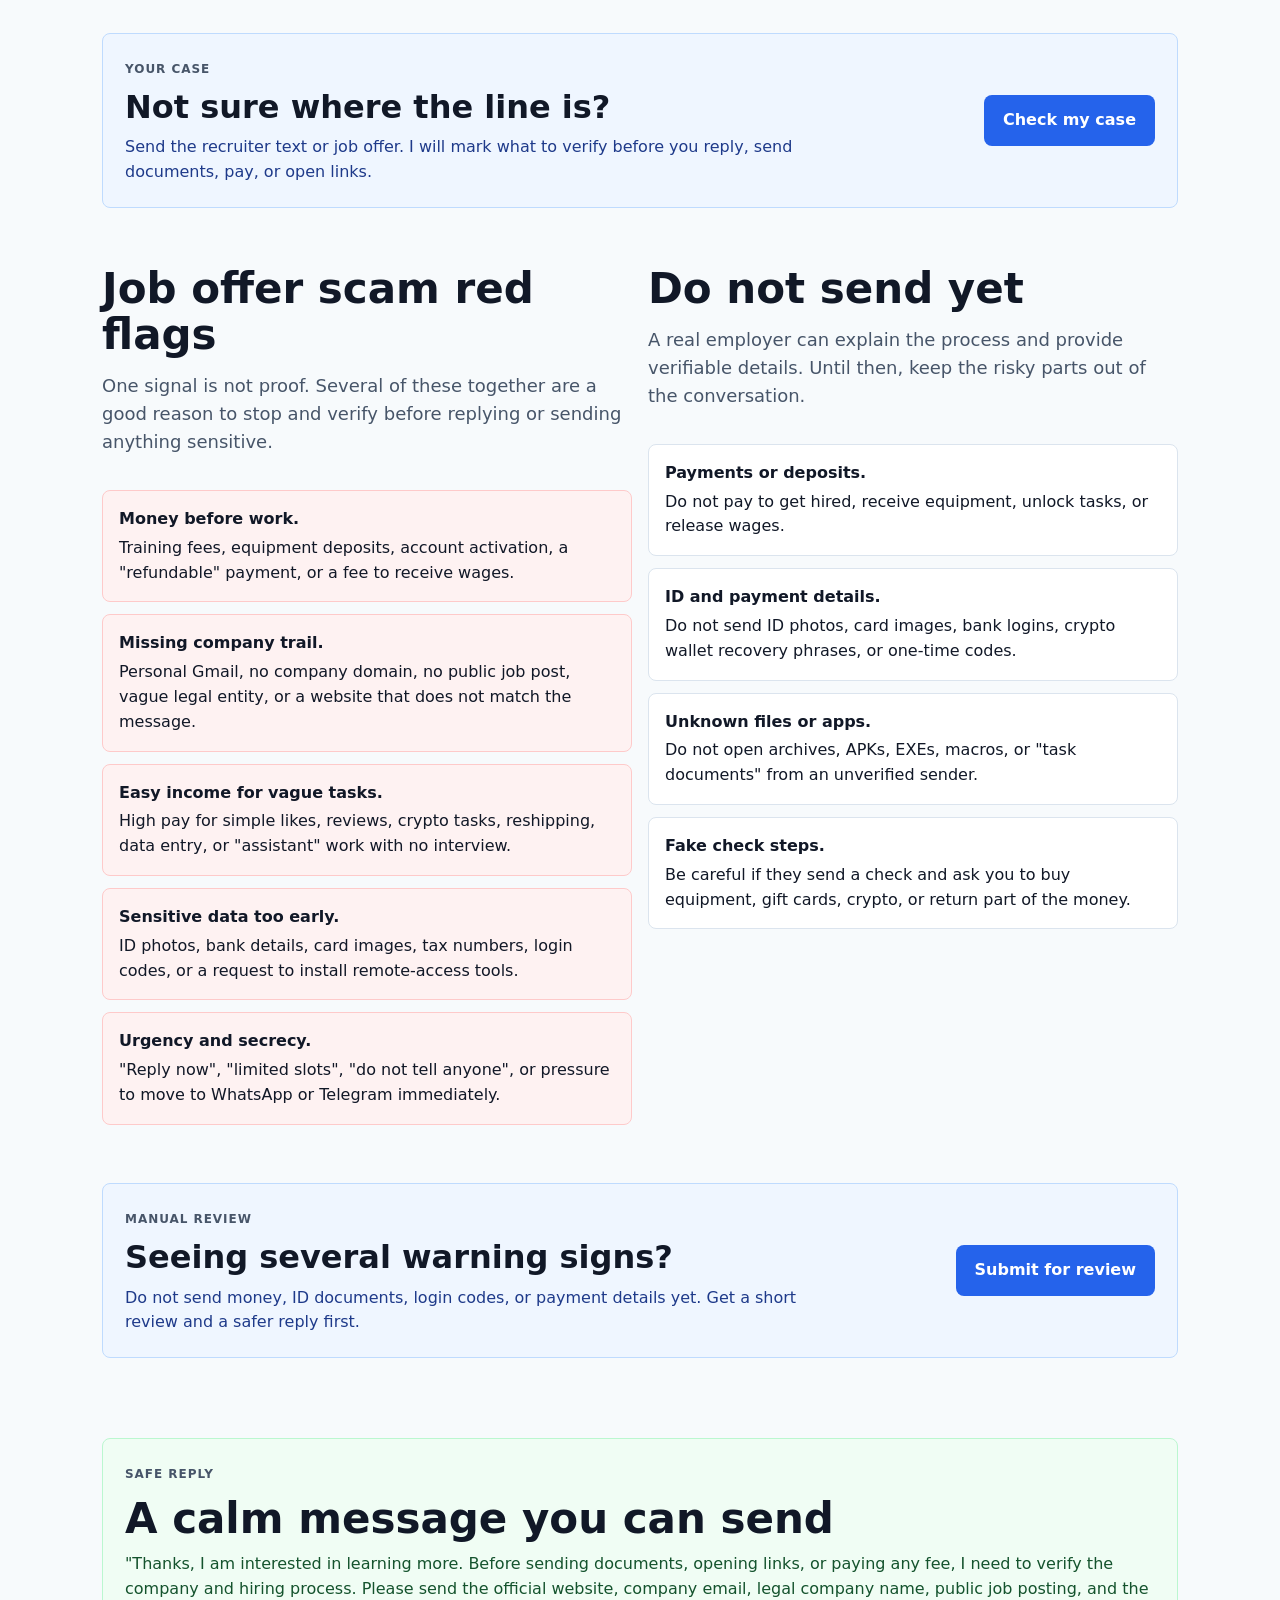
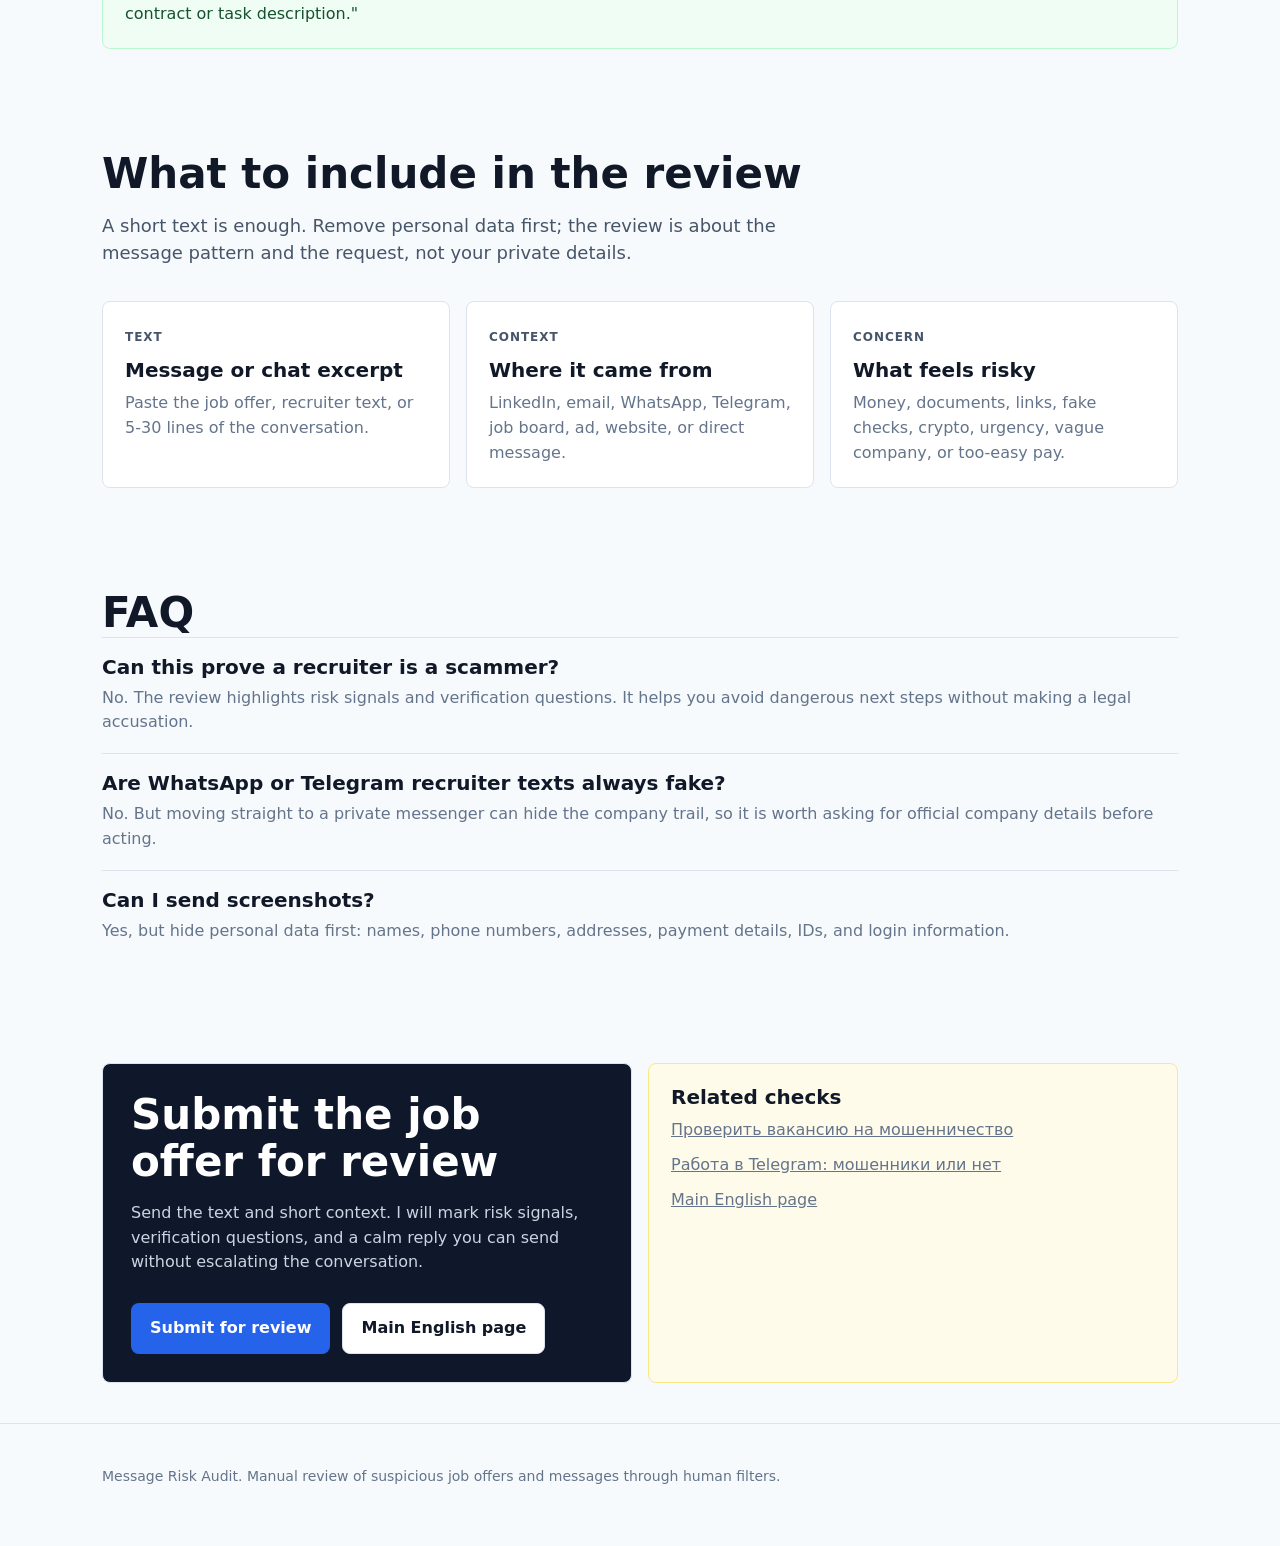
<file: job-offer-scam-check/index.html>
<!doctype html>
<html lang="en">
  <head>
    <meta charset="utf-8" />
    <meta name="viewport" content="width=device-width, initial-scale=1" />
    <title>Job Offer Scam Check: Review a Recruiter Text Before Replying</title>
    <meta
      name="description"
      content="Check a recruiter text or remote job offer with human filters: who is writing, what they promise, what they ask for, where the pressure is, and how to reply safely."
    />
    <meta name="robots" content="index,follow" />
    <link rel="canonical" href="https://message-risk-audit.vercel.app/job-offer-scam-check/" />
    <link rel="alternate" hreflang="en" href="https://message-risk-audit.vercel.app/job-offer-scam-check/" />
    <link rel="alternate" hreflang="ru" href="https://message-risk-audit.vercel.app/ru/proverit-vakansiyu-na-moshennichestvo/" />
    <meta property="og:title" content="Job Offer Scam Check" />
    <meta
      property="og:description"
      content="Manual review of recruiter texts, remote job offers, WhatsApp or Telegram follow-ups, fees, fake checks, documents, and pressure."
    />
    <meta property="og:type" content="article" />
    <meta property="og:url" content="https://message-risk-audit.vercel.app/job-offer-scam-check/" />
    <meta property="og:image" content="https://message-risk-audit.vercel.app/assets/hero-analysis-en.svg" />
    <meta property="og:locale" content="en_US" />
    <link rel="stylesheet" href="/styles.css" />
    <script type="application/ld+json">
      {
        "@context": "https://schema.org",
        "@graph": [
          {
            "@type": "BreadcrumbList",
            "itemListElement": [
              {
                "@type": "ListItem",
                "position": 1,
                "name": "Message Risk Audit",
                "item": "https://message-risk-audit.vercel.app/en/"
              },
              {
                "@type": "ListItem",
                "position": 2,
                "name": "Job Offer Scam Check",
                "item": "https://message-risk-audit.vercel.app/job-offer-scam-check/"
              }
            ]
          },
          {
            "@type": "FAQPage",
            "mainEntity": [
              {
                "@type": "Question",
                "name": "How can I tell if a job offer text is a scam?",
                "acceptedAnswer": {
                  "@type": "Answer",
                  "text": "Look for missing company details, vague work, unusually easy money, urgency, requests for fees or deposits, fake checks, ID documents, payment information, login codes, or a push to move the conversation to WhatsApp or Telegram."
                }
              },
              {
                "@type": "Question",
                "name": "Should I send my ID to a recruiter by message?",
                "acceptedAnswer": {
                  "@type": "Answer",
                  "text": "Do not send ID documents before you verify the company, legal entity, contract, and the reason the information is needed. Ask for an official company email and documented hiring process first."
                }
              },
              {
                "@type": "Question",
                "name": "What does a manual job offer review do?",
                "acceptedAnswer": {
                  "@type": "Answer",
                  "text": "It does not issue a verdict. A human reviews the message through filters: who is writing, what is promised, what is requested, where pressure appears, and what safe question or reply you can send next."
                }
              }
            ]
          }
        ]
      }
    </script>
  </head>
  <body>
    <header class="site-header">
      <nav class="nav" aria-label="Page navigation">
        <a class="brand" href="/en/">
          <span class="brand-mark">MR</span>
          <span>Message Risk Audit</span>
        </a>
        <div class="nav-links">
          <a href="#filters">Filters</a>
          <a href="#red-flags">Red flags</a>
          <a href="#safe-reply">Reply</a>
          <a href="#submit">Submit</a>
          <a href="/ru/proverit-vakansiyu-na-moshennichestvo/" hreflang="ru">RU</a>
        </div>
      </nav>
    </header>

    <main>
      <section class="container hero">
        <div>
          <div class="eyebrow"><span class="dot"></span> Human filters before you reply, not an automatic verdict</div>
          <h1>Job offer scam check before you reply</h1>
          <p class="lead">
            Paste the recruiter text, remote job offer, or chat excerpt. I will review who is
            writing, what they promise, what they ask for, where pressure appears, and what
            calm reply you can send before money, documents, links, or account access.
          </p>
          <div class="hero-actions">
            <a class="button button-primary" href="https://tally.so/r/lbg18v" target="_blank" rel="noopener">Submit job offer</a>
            <a class="button button-secondary" href="#filters">See the filters</a>
          </div>
          <div class="trust-strip" aria-label="Review principles">
            <div class="trust-item"><strong>No accusation</strong>The review describes risk signals, not guilt.</div>
            <div class="trust-item"><strong>No fake score</strong>The offer, requests, timing, and context are reviewed by a person.</div>
            <div class="trust-item"><strong>Less personal data</strong>Hide names, phone numbers, payment details, and IDs.</div>
          </div>
        </div>
        <div class="hero-visual">
          <img src="/assets/hero-analysis-en.svg" alt="Example manual review of a suspicious job offer" />
        </div>
      </section>

      <section id="filters" class="section">
        <div class="container">
          <h2>5 human filters for a job offer text</h2>
          <p class="section-intro">
            The core of the service is simple: slow the message down and check it like a careful
            person would. Not every odd text is a scam, but every risky request deserves a pause.
          </p>
          <div class="grid grid-3">
            <article class="card">
              <span class="label">1. Identity</span>
              <h3>Who is writing</h3>
              <p>Company name, official website, company email, recruiter identity, and a job post you can verify outside the chat.</p>
            </article>
            <article class="card">
              <span class="label">2. Offer</span>
              <h3>What is promised</h3>
              <p>Role, tasks, schedule, pay, contract, interview process, and who will actually sign or approve the work.</p>
            </article>
            <article class="card">
              <span class="label">3. Request</span>
              <h3>What they want first</h3>
              <p>Fees, deposits, bank details, ID documents, login codes, device access, apps, links, or fake check steps.</p>
            </article>
            <article class="card">
              <span class="label">4. Pressure</span>
              <h3>How they push timing</h3>
              <p>Urgent hiring, limited spots, secrecy, pressure to reply now, or anger when you ask normal verification questions.</p>
            </article>
            <article class="card">
              <span class="label">5. Reply</span>
              <h3>What to ask next</h3>
              <p>A calm message that asks for verifiable details before you send documents, pay fees, open files, or click links.</p>
            </article>
            <article class="card">
              <span class="label">Outcome</span>
              <h3>A slower decision</h3>
              <p>You leave with risk signals, verification questions, and a safer next step instead of guessing under pressure.</p>
            </article>
          </div>
        </div>
      </section>

      <section class="section section-cta">
        <div class="container">
          <div class="inline-cta">
            <div>
              <span class="label">Your case</span>
              <h2>Not sure where the line is?</h2>
              <p>Send the recruiter text or job offer. I will mark what to verify before you reply, send documents, pay, or open links.</p>
            </div>
            <a class="button button-primary" href="https://tally.so/r/lbg18v" target="_blank" rel="noopener">Check my case</a>
          </div>
        </div>
      </section>

      <section id="red-flags" class="section section-tight">
        <div class="container grid grid-2">
          <div>
            <h2>Job offer scam red flags</h2>
            <p class="section-intro">
              One signal is not proof. Several of these together are a good reason to stop and
              verify before replying or sending anything sensitive.
            </p>
            <ul class="check-list warning-list">
              <li><strong>Money before work.</strong> Training fees, equipment deposits, account activation, a "refundable" payment, or a fee to receive wages.</li>
              <li><strong>Missing company trail.</strong> Personal Gmail, no company domain, no public job post, vague legal entity, or a website that does not match the message.</li>
              <li><strong>Easy income for vague tasks.</strong> High pay for simple likes, reviews, crypto tasks, reshipping, data entry, or "assistant" work with no interview.</li>
              <li><strong>Sensitive data too early.</strong> ID photos, bank details, card images, tax numbers, login codes, or a request to install remote-access tools.</li>
              <li><strong>Urgency and secrecy.</strong> "Reply now", "limited slots", "do not tell anyone", or pressure to move to WhatsApp or Telegram immediately.</li>
            </ul>
          </div>
          <div>
            <h2>Do not send yet</h2>
            <p class="section-intro">
              A real employer can explain the process and provide verifiable details. Until then,
              keep the risky parts out of the conversation.
            </p>
            <ul class="check-list">
              <li><strong>Payments or deposits.</strong> Do not pay to get hired, receive equipment, unlock tasks, or release wages.</li>
              <li><strong>ID and payment details.</strong> Do not send ID photos, card images, bank logins, crypto wallet recovery phrases, or one-time codes.</li>
              <li><strong>Unknown files or apps.</strong> Do not open archives, APKs, EXEs, macros, or "task documents" from an unverified sender.</li>
              <li><strong>Fake check steps.</strong> Be careful if they send a check and ask you to buy equipment, gift cards, crypto, or return part of the money.</li>
            </ul>
          </div>
        </div>
      </section>

      <section class="section section-cta">
        <div class="container">
          <div class="inline-cta">
            <div>
              <span class="label">Manual review</span>
              <h2>Seeing several warning signs?</h2>
              <p>Do not send money, ID documents, login codes, or payment details yet. Get a short review and a safer reply first.</p>
            </div>
            <a class="button button-primary" href="https://tally.so/r/lbg18v" target="_blank" rel="noopener">Submit for review</a>
          </div>
        </div>
      </section>

      <section id="safe-reply" class="section">
        <div class="container">
          <div class="safe-reply">
            <span class="label">Safe reply</span>
            <h2>A calm message you can send</h2>
            <p>
              "Thanks, I am interested in learning more. Before sending documents, opening links,
              or paying any fee, I need to verify the company and hiring process. Please send
              the official website, company email, legal company name, public job posting, and
              the contract or task description."
            </p>
          </div>
        </div>
      </section>

      <section class="section section-tight">
        <div class="container">
          <h2>What to include in the review</h2>
          <p class="section-intro">
            A short text is enough. Remove personal data first; the review is about the message
            pattern and the request, not your private details.
          </p>
          <div class="grid grid-3">
            <article class="card">
              <span class="label">Text</span>
              <h3>Message or chat excerpt</h3>
              <p>Paste the job offer, recruiter text, or 5-30 lines of the conversation.</p>
            </article>
            <article class="card">
              <span class="label">Context</span>
              <h3>Where it came from</h3>
              <p>LinkedIn, email, WhatsApp, Telegram, job board, ad, website, or direct message.</p>
            </article>
            <article class="card">
              <span class="label">Concern</span>
              <h3>What feels risky</h3>
              <p>Money, documents, links, fake checks, crypto, urgency, vague company, or too-easy pay.</p>
            </article>
          </div>
        </div>
      </section>

      <section id="faq" class="section">
        <div class="container">
          <h2>FAQ</h2>
          <div class="faq-item">
            <h3>Can this prove a recruiter is a scammer?</h3>
            <p>No. The review highlights risk signals and verification questions. It helps you avoid dangerous next steps without making a legal accusation.</p>
          </div>
          <div class="faq-item">
            <h3>Are WhatsApp or Telegram recruiter texts always fake?</h3>
            <p>No. But moving straight to a private messenger can hide the company trail, so it is worth asking for official company details before acting.</p>
          </div>
          <div class="faq-item">
            <h3>Can I send screenshots?</h3>
            <p>Yes, but hide personal data first: names, phone numbers, addresses, payment details, IDs, and login information.</p>
          </div>
        </div>
      </section>

      <section id="submit" class="section section-tight">
        <div class="container grid grid-2">
          <div class="form-panel">
            <h2>Submit the job offer for review</h2>
            <p>
              Send the text and short context. I will mark risk signals, verification questions,
              and a calm reply you can send without escalating the conversation.
            </p>
            <div class="cta-row">
              <a class="button button-primary" href="https://tally.so/r/lbg18v" target="_blank" rel="noopener">Submit for review</a>
              <a class="button button-secondary" href="/en/">Main English page</a>
            </div>
          </div>
          <div class="notice">
            <h3>Related checks</h3>
            <p><a href="/ru/proverit-vakansiyu-na-moshennichestvo/" hreflang="ru">Проверить вакансию на мошенничество</a></p>
            <p><a href="/ru/rabota-v-telegram-moshenniki/" hreflang="ru">Работа в Telegram: мошенники или нет</a></p>
            <p><a href="/en/">Main English page</a></p>
          </div>
        </div>
      </section>
    </main>

    <footer class="footer">
      <div class="container">
        <p>
          Message Risk Audit. Manual review of suspicious job offers and messages through
          human filters.
        </p>
      </div>
    </footer>
  </body>
</html>
</file>
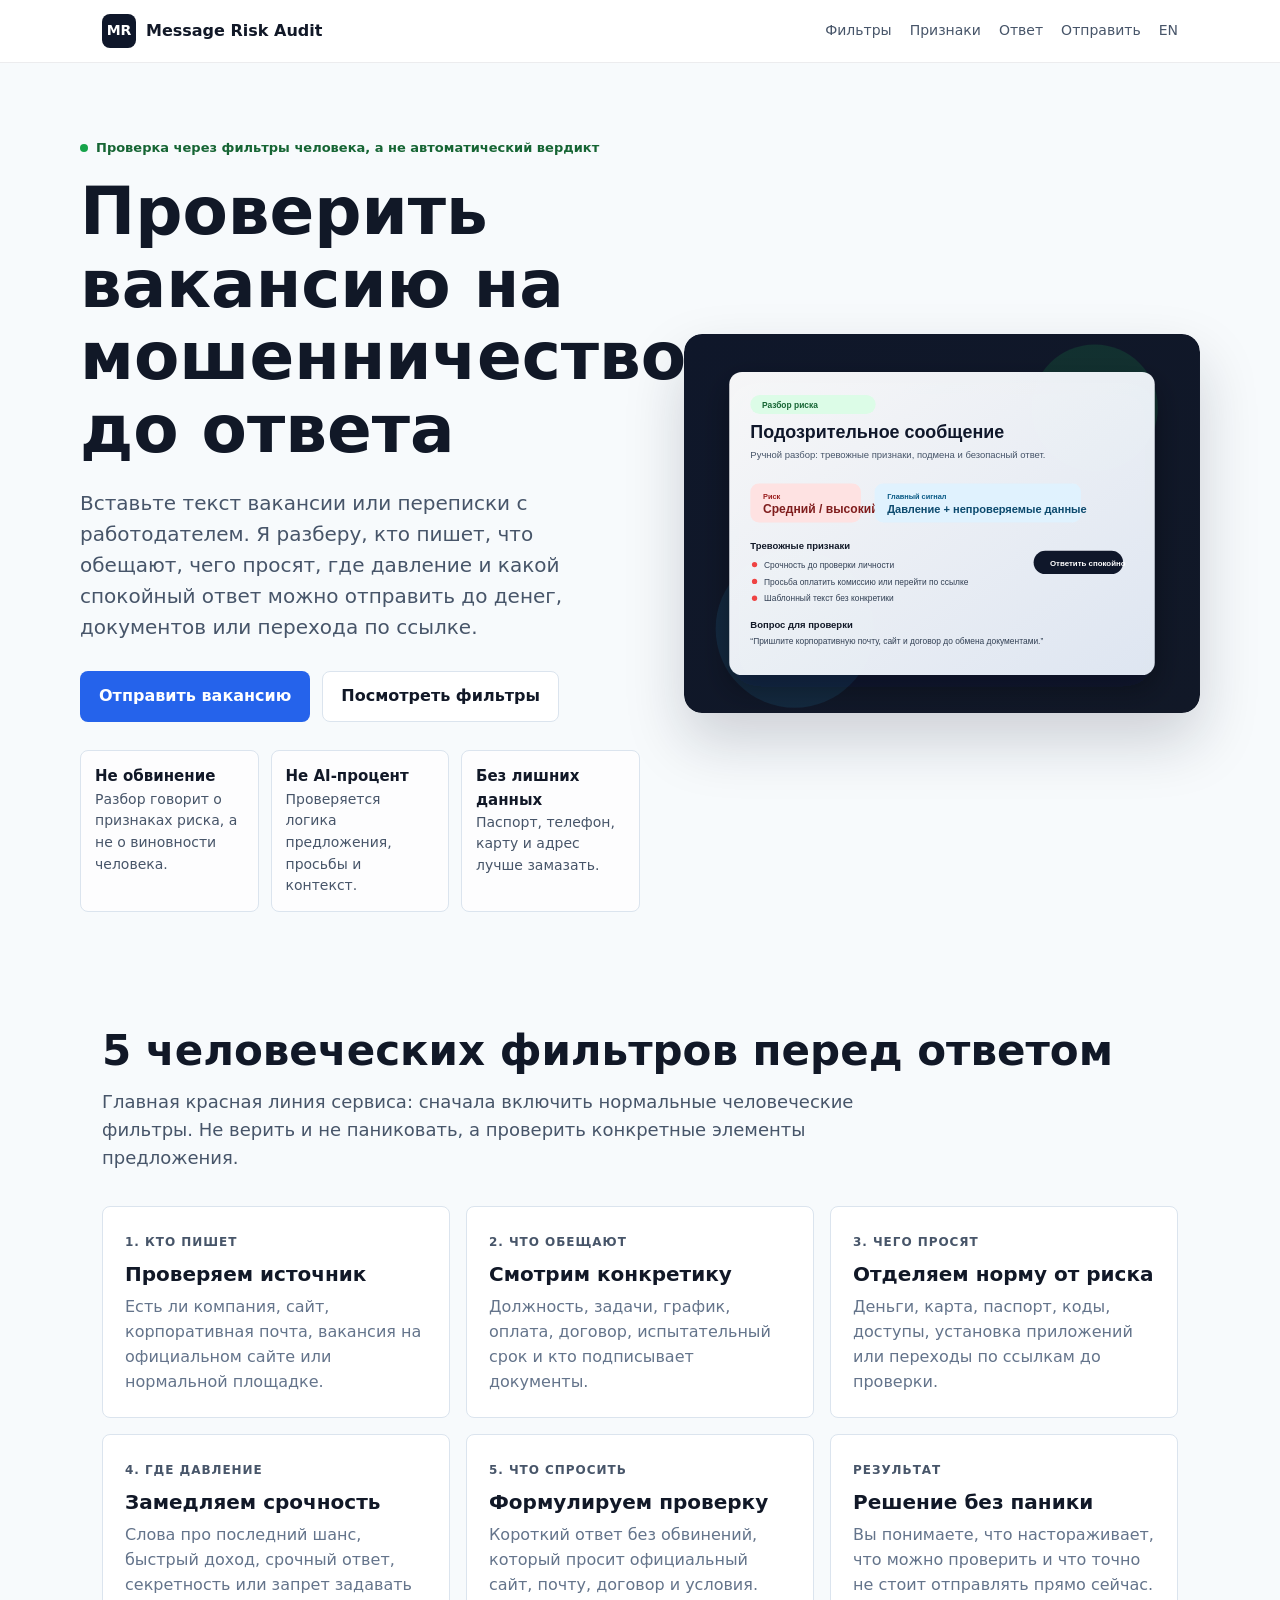
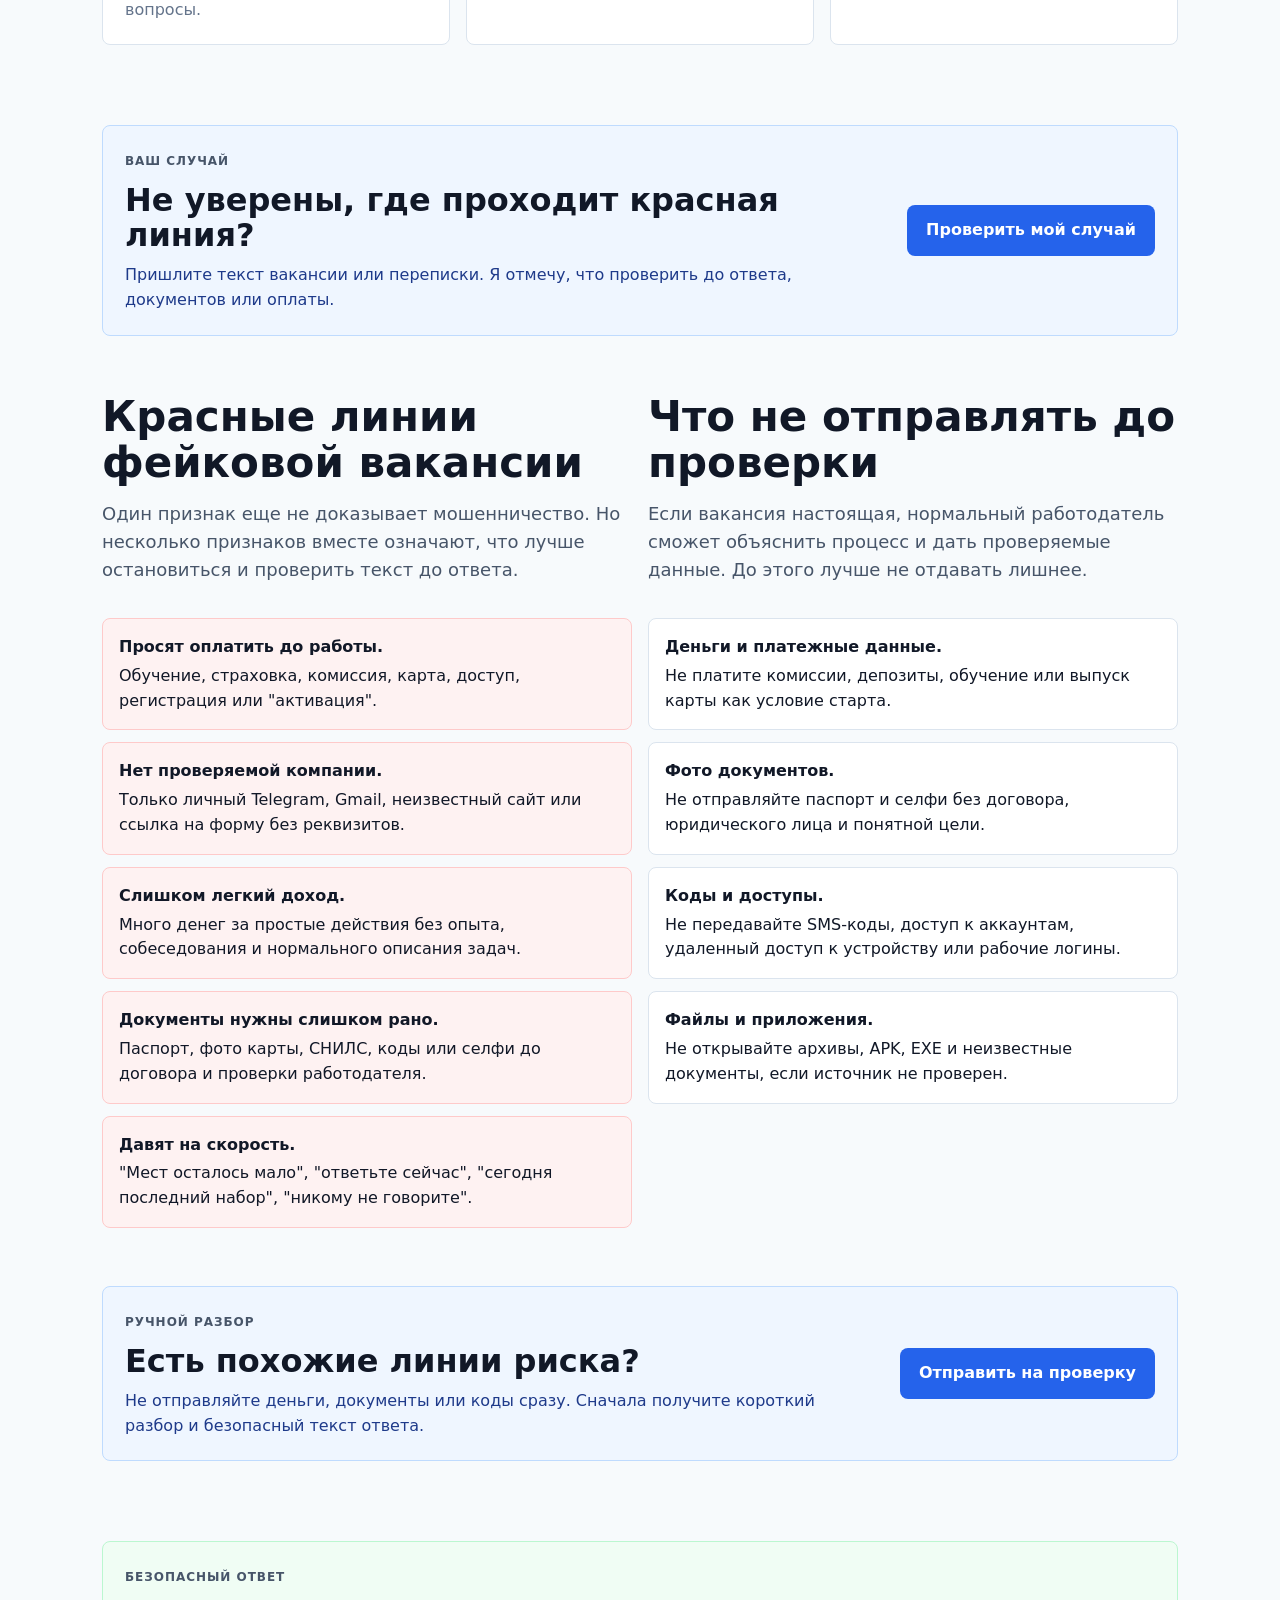
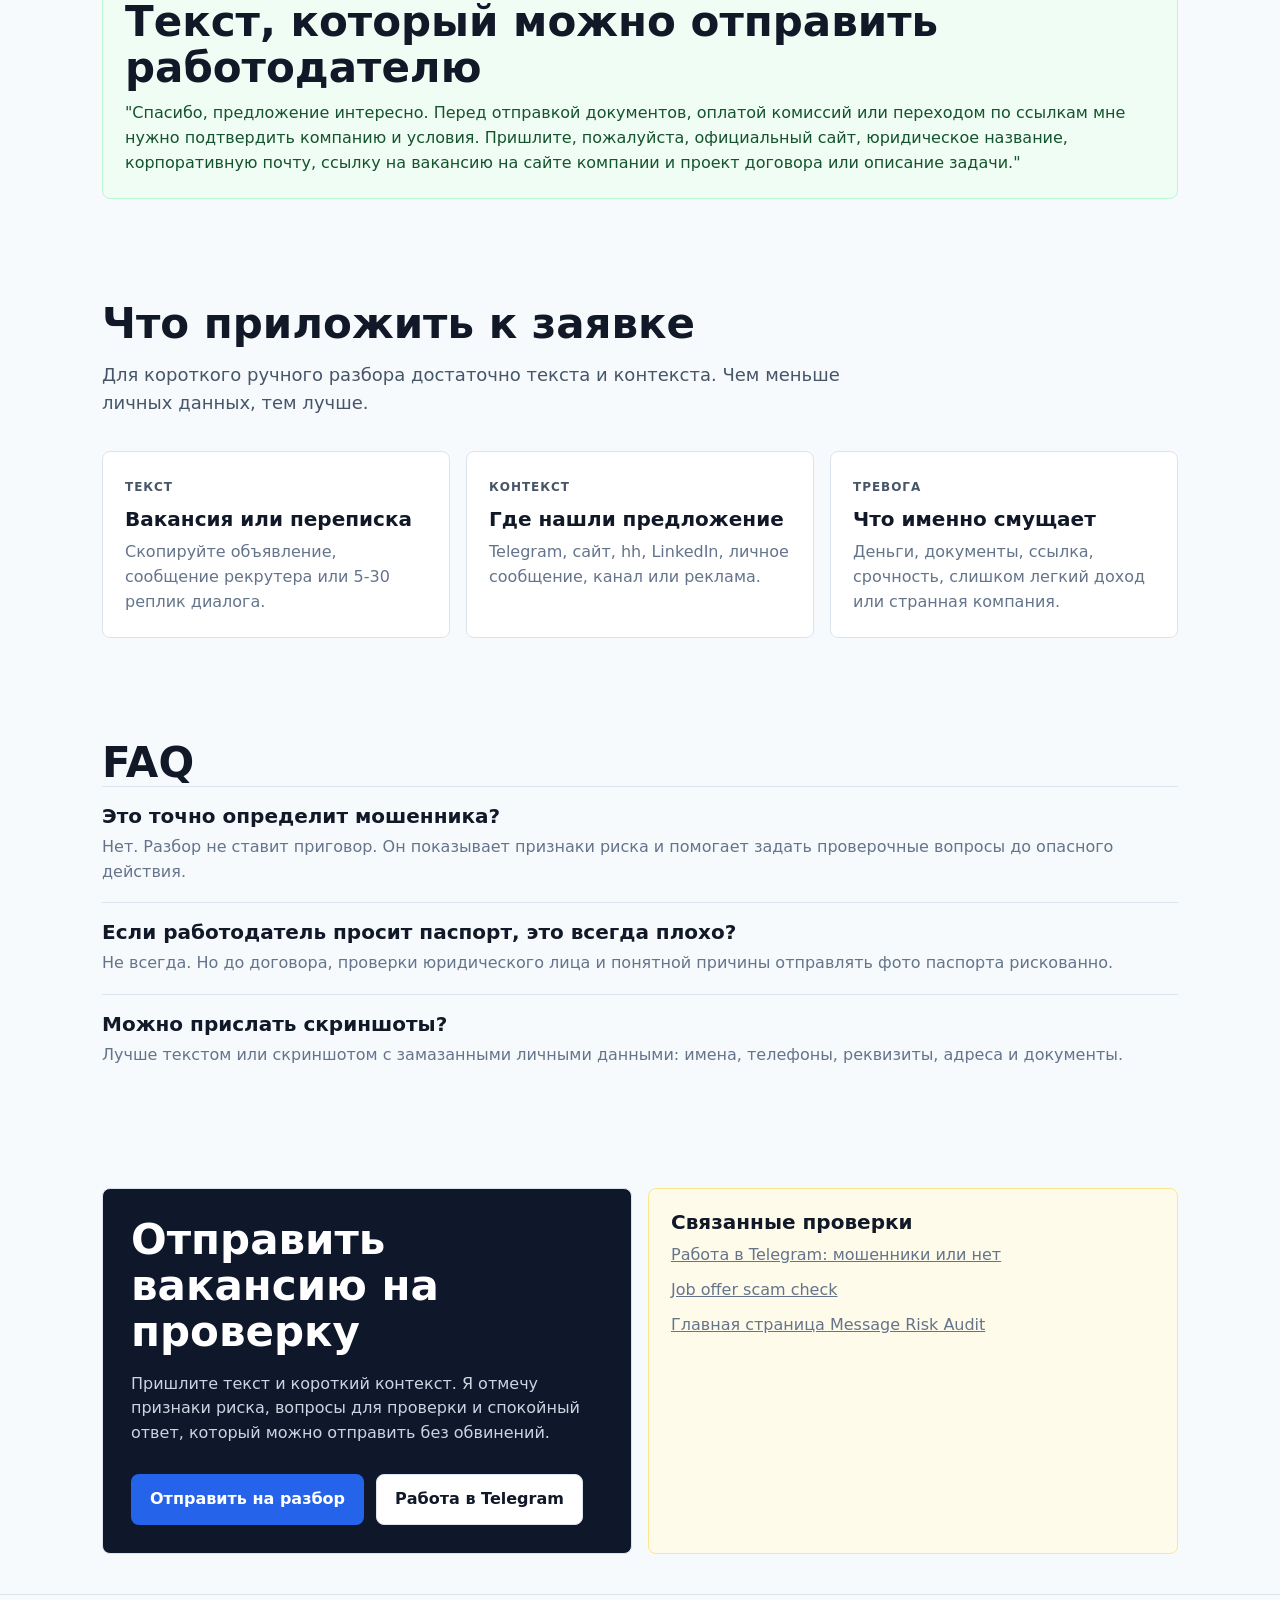
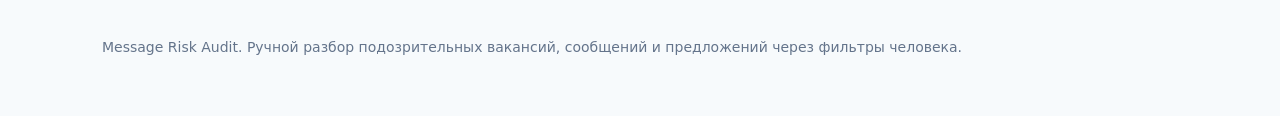
<file: ru/proverit-vakansiyu-na-moshennichestvo/index.html>
<!doctype html>
<html lang="ru">
  <head>
    <meta charset="utf-8" />
    <meta name="viewport" content="width=device-width, initial-scale=1" />
    <title>Проверить вакансию на мошенничество | Message Risk Audit</title>
    <meta
      name="description"
      content="Проверьте текст вакансии или переписку с работодателем через человеческие фильтры: кто пишет, что обещают, чего просят, где давление и какой ответ отправить."
    />
    <meta name="robots" content="index,follow" />
    <link rel="canonical" href="https://message-risk-audit.vercel.app/ru/proverit-vakansiyu-na-moshennichestvo/" />
    <link rel="alternate" hreflang="ru" href="https://message-risk-audit.vercel.app/ru/proverit-vakansiyu-na-moshennichestvo/" />
    <link rel="alternate" hreflang="en" href="https://message-risk-audit.vercel.app/job-offer-scam-check/" />
    <meta property="og:title" content="Проверить вакансию на мошенничество" />
    <meta
      property="og:description"
      content="Ручная проверка вакансии: фейковый работодатель, срочность, просьбы денег или документов, вопросы для проверки и безопасный ответ."
    />
    <meta property="og:type" content="article" />
    <meta property="og:url" content="https://message-risk-audit.vercel.app/ru/proverit-vakansiyu-na-moshennichestvo/" />
    <meta property="og:image" content="https://message-risk-audit.vercel.app/assets/hero-analysis.svg" />
    <meta property="og:locale" content="ru_RU" />
    <link rel="stylesheet" href="/styles.css" />
    <script type="application/ld+json">
      {
        "@context": "https://schema.org",
        "@graph": [
          {
            "@type": "BreadcrumbList",
            "itemListElement": [
              {
                "@type": "ListItem",
                "position": 1,
                "name": "Message Risk Audit",
                "item": "https://message-risk-audit.vercel.app/"
              },
              {
                "@type": "ListItem",
                "position": 2,
                "name": "Проверить вакансию на мошенничество",
                "item": "https://message-risk-audit.vercel.app/ru/proverit-vakansiyu-na-moshennichestvo/"
              }
            ]
          },
          {
            "@type": "FAQPage",
            "mainEntity": [
              {
                "@type": "Question",
                "name": "Как понять, что вакансия может быть мошенничеством?",
                "acceptedAnswer": {
                  "@type": "Answer",
                  "text": "Обратите внимание на отсутствие проверяемой компании, слишком легкий доход, срочность, просьбы оплатить обучение или комиссию, а также запрос паспорта, карты или доступов до договора."
                }
              },
              {
                "@type": "Question",
                "name": "Можно ли отправлять паспорт работодателю удаленно?",
                "acceptedAnswer": {
                  "@type": "Answer",
                  "text": "До проверки компании, договора и законной причины лучше не отправлять фото паспорта. Сначала уточните юридическое лицо, корпоративную почту, договор и зачем данные нужны именно сейчас."
                }
              },
              {
                "@type": "Question",
                "name": "Что делает ручная проверка вакансии?",
                "acceptedAnswer": {
                  "@type": "Answer",
                  "text": "Она не выносит приговор. Человек смотрит текст через фильтры: кто пишет, что обещают, чего просят, где давление и какой безопасный вопрос или ответ лучше отправить."
                }
              }
            ]
          }
        ]
      }
    </script>
  </head>
  <body>
    <header class="site-header">
      <nav class="nav" aria-label="Навигация по странице">
        <a class="brand" href="/">
          <span class="brand-mark">MR</span>
          <span>Message Risk Audit</span>
        </a>
        <div class="nav-links">
          <a href="#filters">Фильтры</a>
          <a href="#red-flags">Признаки</a>
          <a href="#safe-reply">Ответ</a>
          <a href="#submit">Отправить</a>
          <a href="/job-offer-scam-check/" hreflang="en">EN</a>
        </div>
      </nav>
    </header>

    <main>
      <section class="container hero">
        <div>
          <div class="eyebrow"><span class="dot"></span> Проверка через фильтры человека, а не автоматический вердикт</div>
          <h1>Проверить вакансию на мошенничество до ответа</h1>
          <p class="lead">
            Вставьте текст вакансии или переписки с работодателем. Я разберу, кто пишет,
            что обещают, чего просят, где давление и какой спокойный ответ можно отправить
            до денег, документов или перехода по ссылке.
          </p>
          <div class="hero-actions">
            <a class="button button-primary" href="https://tally.so/r/eqobyx" target="_blank" rel="noopener">Отправить вакансию</a>
            <a class="button button-secondary" href="#filters">Посмотреть фильтры</a>
          </div>
          <div class="trust-strip" aria-label="Принципы проверки">
            <div class="trust-item"><strong>Не обвинение</strong>Разбор говорит о признаках риска, а не о виновности человека.</div>
            <div class="trust-item"><strong>Не AI-процент</strong>Проверяется логика предложения, просьбы и контекст.</div>
            <div class="trust-item"><strong>Без лишних данных</strong>Паспорт, телефон, карту и адрес лучше замазать.</div>
          </div>
        </div>
        <div class="hero-visual">
          <img src="/assets/hero-analysis.svg" alt="Пример ручного разбора подозрительной вакансии" />
        </div>
      </section>

      <section id="filters" class="section">
        <div class="container">
          <h2>5 человеческих фильтров перед ответом</h2>
          <p class="section-intro">
            Главная красная линия сервиса: сначала включить нормальные человеческие фильтры.
            Не верить и не паниковать, а проверить конкретные элементы предложения.
          </p>
          <div class="grid grid-3">
            <article class="card">
              <span class="label">1. Кто пишет</span>
              <h3>Проверяем источник</h3>
              <p>Есть ли компания, сайт, корпоративная почта, вакансия на официальном сайте или нормальной площадке.</p>
            </article>
            <article class="card">
              <span class="label">2. Что обещают</span>
              <h3>Смотрим конкретику</h3>
              <p>Должность, задачи, график, оплата, договор, испытательный срок и кто подписывает документы.</p>
            </article>
            <article class="card">
              <span class="label">3. Чего просят</span>
              <h3>Отделяем норму от риска</h3>
              <p>Деньги, карта, паспорт, коды, доступы, установка приложений или переходы по ссылкам до проверки.</p>
            </article>
            <article class="card">
              <span class="label">4. Где давление</span>
              <h3>Замедляем срочность</h3>
              <p>Слова про последний шанс, быстрый доход, срочный ответ, секретность или запрет задавать вопросы.</p>
            </article>
            <article class="card">
              <span class="label">5. Что спросить</span>
              <h3>Формулируем проверку</h3>
              <p>Короткий ответ без обвинений, который просит официальный сайт, почту, договор и условия.</p>
            </article>
            <article class="card">
              <span class="label">Результат</span>
              <h3>Решение без паники</h3>
              <p>Вы понимаете, что настораживает, что можно проверить и что точно не стоит отправлять прямо сейчас.</p>
            </article>
          </div>
        </div>
      </section>

      <section class="section section-cta">
        <div class="container">
          <div class="inline-cta">
            <div>
              <span class="label">Ваш случай</span>
              <h2>Не уверены, где проходит красная линия?</h2>
              <p>Пришлите текст вакансии или переписки. Я отмечу, что проверить до ответа, документов или оплаты.</p>
            </div>
            <a class="button button-primary" href="https://tally.so/r/eqobyx" target="_blank" rel="noopener">Проверить мой случай</a>
          </div>
        </div>
      </section>

      <section id="red-flags" class="section section-tight">
        <div class="container grid grid-2">
          <div>
            <h2>Красные линии фейковой вакансии</h2>
            <p class="section-intro">
              Один признак еще не доказывает мошенничество. Но несколько признаков вместе
              означают, что лучше остановиться и проверить текст до ответа.
            </p>
            <ul class="check-list warning-list">
              <li><strong>Просят оплатить до работы.</strong> Обучение, страховка, комиссия, карта, доступ, регистрация или "активация".</li>
              <li><strong>Нет проверяемой компании.</strong> Только личный Telegram, Gmail, неизвестный сайт или ссылка на форму без реквизитов.</li>
              <li><strong>Слишком легкий доход.</strong> Много денег за простые действия без опыта, собеседования и нормального описания задач.</li>
              <li><strong>Документы нужны слишком рано.</strong> Паспорт, фото карты, СНИЛС, коды или селфи до договора и проверки работодателя.</li>
              <li><strong>Давят на скорость.</strong> "Мест осталось мало", "ответьте сейчас", "сегодня последний набор", "никому не говорите".</li>
            </ul>
          </div>
          <div>
            <h2>Что не отправлять до проверки</h2>
            <p class="section-intro">
              Если вакансия настоящая, нормальный работодатель сможет объяснить процесс
              и дать проверяемые данные. До этого лучше не отдавать лишнее.
            </p>
            <ul class="check-list">
              <li><strong>Деньги и платежные данные.</strong> Не платите комиссии, депозиты, обучение или выпуск карты как условие старта.</li>
              <li><strong>Фото документов.</strong> Не отправляйте паспорт и селфи без договора, юридического лица и понятной цели.</li>
              <li><strong>Коды и доступы.</strong> Не передавайте SMS-коды, доступ к аккаунтам, удаленный доступ к устройству или рабочие логины.</li>
              <li><strong>Файлы и приложения.</strong> Не открывайте архивы, APK, EXE и неизвестные документы, если источник не проверен.</li>
            </ul>
          </div>
        </div>
      </section>

      <section class="section section-cta">
        <div class="container">
          <div class="inline-cta">
            <div>
              <span class="label">Ручной разбор</span>
              <h2>Есть похожие линии риска?</h2>
              <p>Не отправляйте деньги, документы или коды сразу. Сначала получите короткий разбор и безопасный текст ответа.</p>
            </div>
            <a class="button button-primary" href="https://tally.so/r/eqobyx" target="_blank" rel="noopener">Отправить на проверку</a>
          </div>
        </div>
      </section>

      <section id="safe-reply" class="section">
        <div class="container">
          <div class="safe-reply">
            <span class="label">Безопасный ответ</span>
            <h2>Текст, который можно отправить работодателю</h2>
            <p>
              "Спасибо, предложение интересно. Перед отправкой документов, оплатой комиссий
              или переходом по ссылкам мне нужно подтвердить компанию и условия. Пришлите,
              пожалуйста, официальный сайт, юридическое название, корпоративную почту,
              ссылку на вакансию на сайте компании и проект договора или описание задачи."
            </p>
          </div>
        </div>
      </section>

      <section class="section section-tight">
        <div class="container">
          <h2>Что приложить к заявке</h2>
          <p class="section-intro">
            Для короткого ручного разбора достаточно текста и контекста. Чем меньше личных
            данных, тем лучше.
          </p>
          <div class="grid grid-3">
            <article class="card">
              <span class="label">Текст</span>
              <h3>Вакансия или переписка</h3>
              <p>Скопируйте объявление, сообщение рекрутера или 5-30 реплик диалога.</p>
            </article>
            <article class="card">
              <span class="label">Контекст</span>
              <h3>Где нашли предложение</h3>
              <p>Telegram, сайт, hh, LinkedIn, личное сообщение, канал или реклама.</p>
            </article>
            <article class="card">
              <span class="label">Тревога</span>
              <h3>Что именно смущает</h3>
              <p>Деньги, документы, ссылка, срочность, слишком легкий доход или странная компания.</p>
            </article>
          </div>
        </div>
      </section>

      <section id="faq" class="section">
        <div class="container">
          <h2>FAQ</h2>
          <div class="faq-item">
            <h3>Это точно определит мошенника?</h3>
            <p>Нет. Разбор не ставит приговор. Он показывает признаки риска и помогает задать проверочные вопросы до опасного действия.</p>
          </div>
          <div class="faq-item">
            <h3>Если работодатель просит паспорт, это всегда плохо?</h3>
            <p>Не всегда. Но до договора, проверки юридического лица и понятной причины отправлять фото паспорта рискованно.</p>
          </div>
          <div class="faq-item">
            <h3>Можно прислать скриншоты?</h3>
            <p>Лучше текстом или скриншотом с замазанными личными данными: имена, телефоны, реквизиты, адреса и документы.</p>
          </div>
        </div>
      </section>

      <section id="submit" class="section section-tight">
        <div class="container grid grid-2">
          <div class="form-panel">
            <h2>Отправить вакансию на проверку</h2>
            <p>
              Пришлите текст и короткий контекст. Я отмечу признаки риска, вопросы для проверки
              и спокойный ответ, который можно отправить без обвинений.
            </p>
            <div class="cta-row">
              <a class="button button-primary" href="https://tally.so/r/eqobyx" target="_blank" rel="noopener">Отправить на разбор</a>
              <a class="button button-secondary" href="/ru/rabota-v-telegram-moshenniki/">Работа в Telegram</a>
            </div>
          </div>
          <div class="notice">
            <h3>Связанные проверки</h3>
            <p><a href="/ru/rabota-v-telegram-moshenniki/">Работа в Telegram: мошенники или нет</a></p>
            <p><a href="/job-offer-scam-check/" hreflang="en">Job offer scam check</a></p>
            <p><a href="/">Главная страница Message Risk Audit</a></p>
          </div>
        </div>
      </section>
    </main>

    <footer class="footer">
      <div class="container">
        <p>
          Message Risk Audit. Ручной разбор подозрительных вакансий, сообщений и предложений
          через фильтры человека.
        </p>
      </div>
    </footer>
  </body>
</html>
</file>
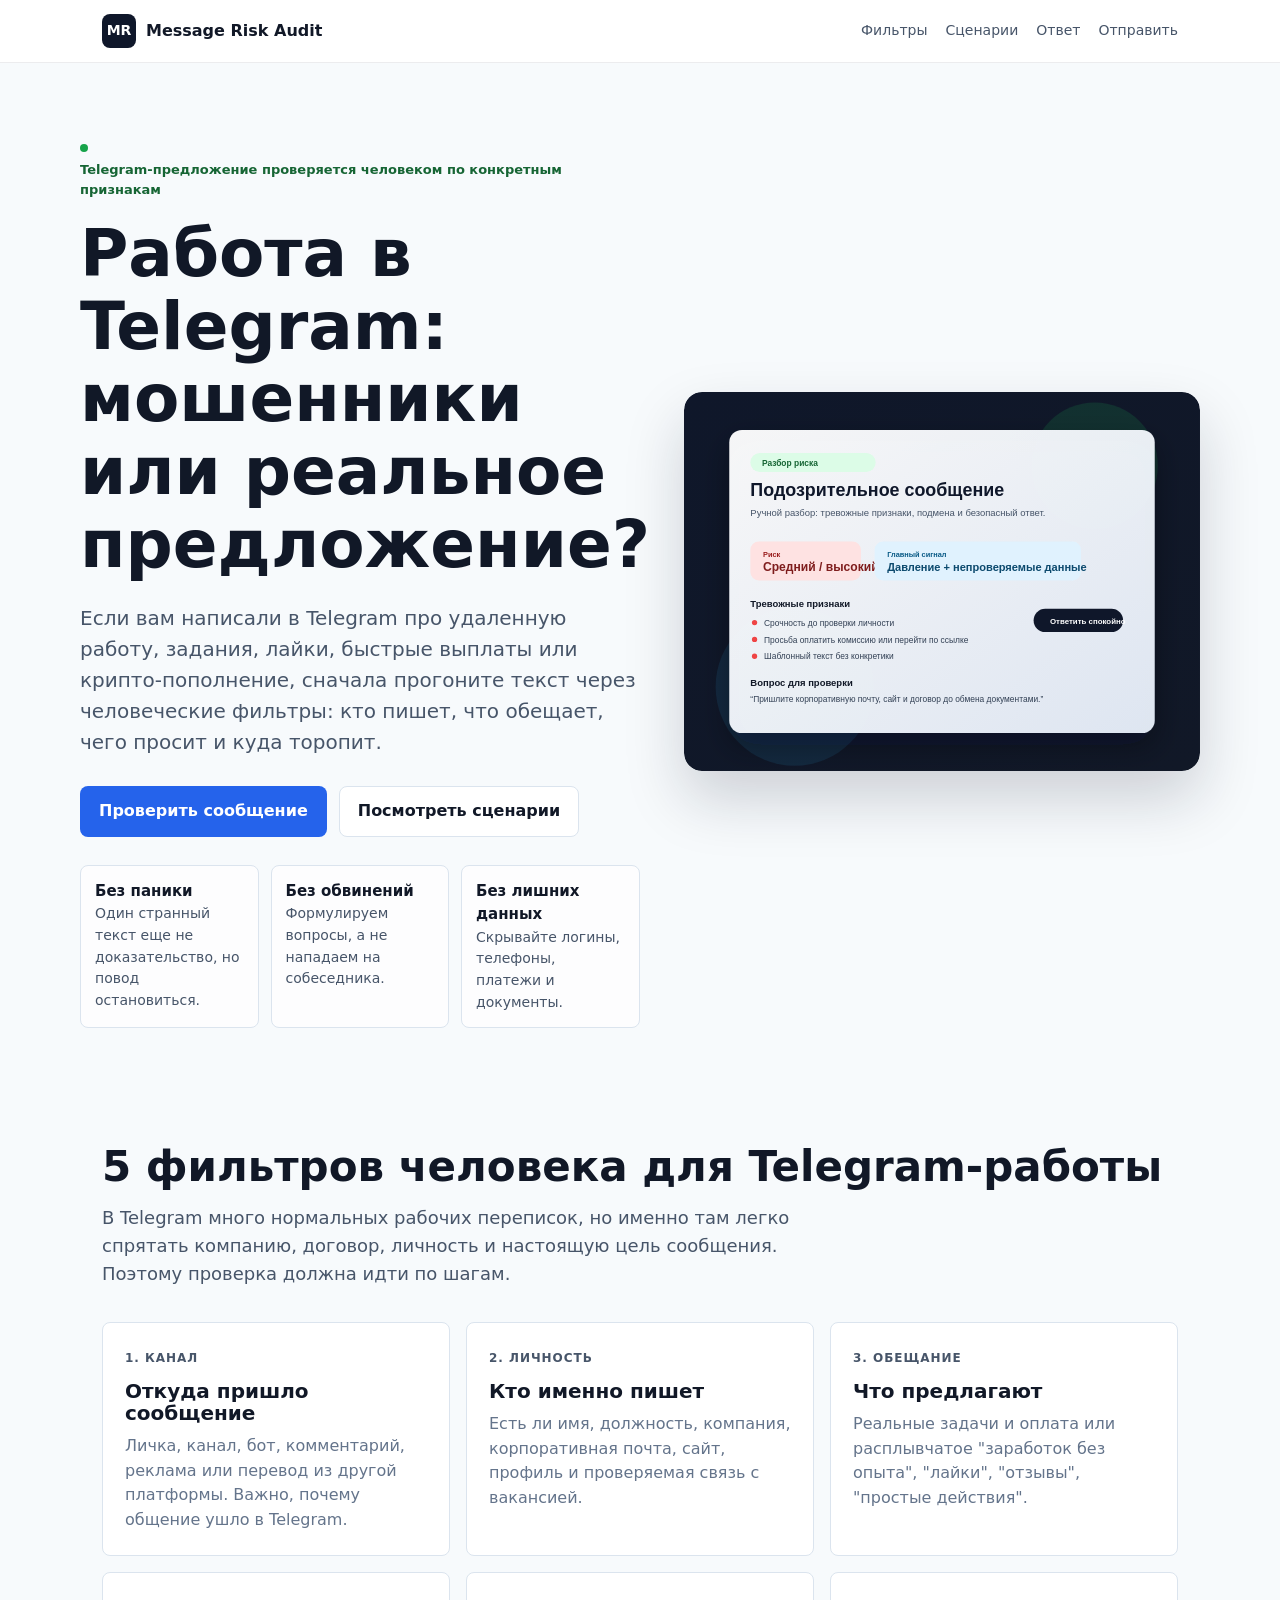
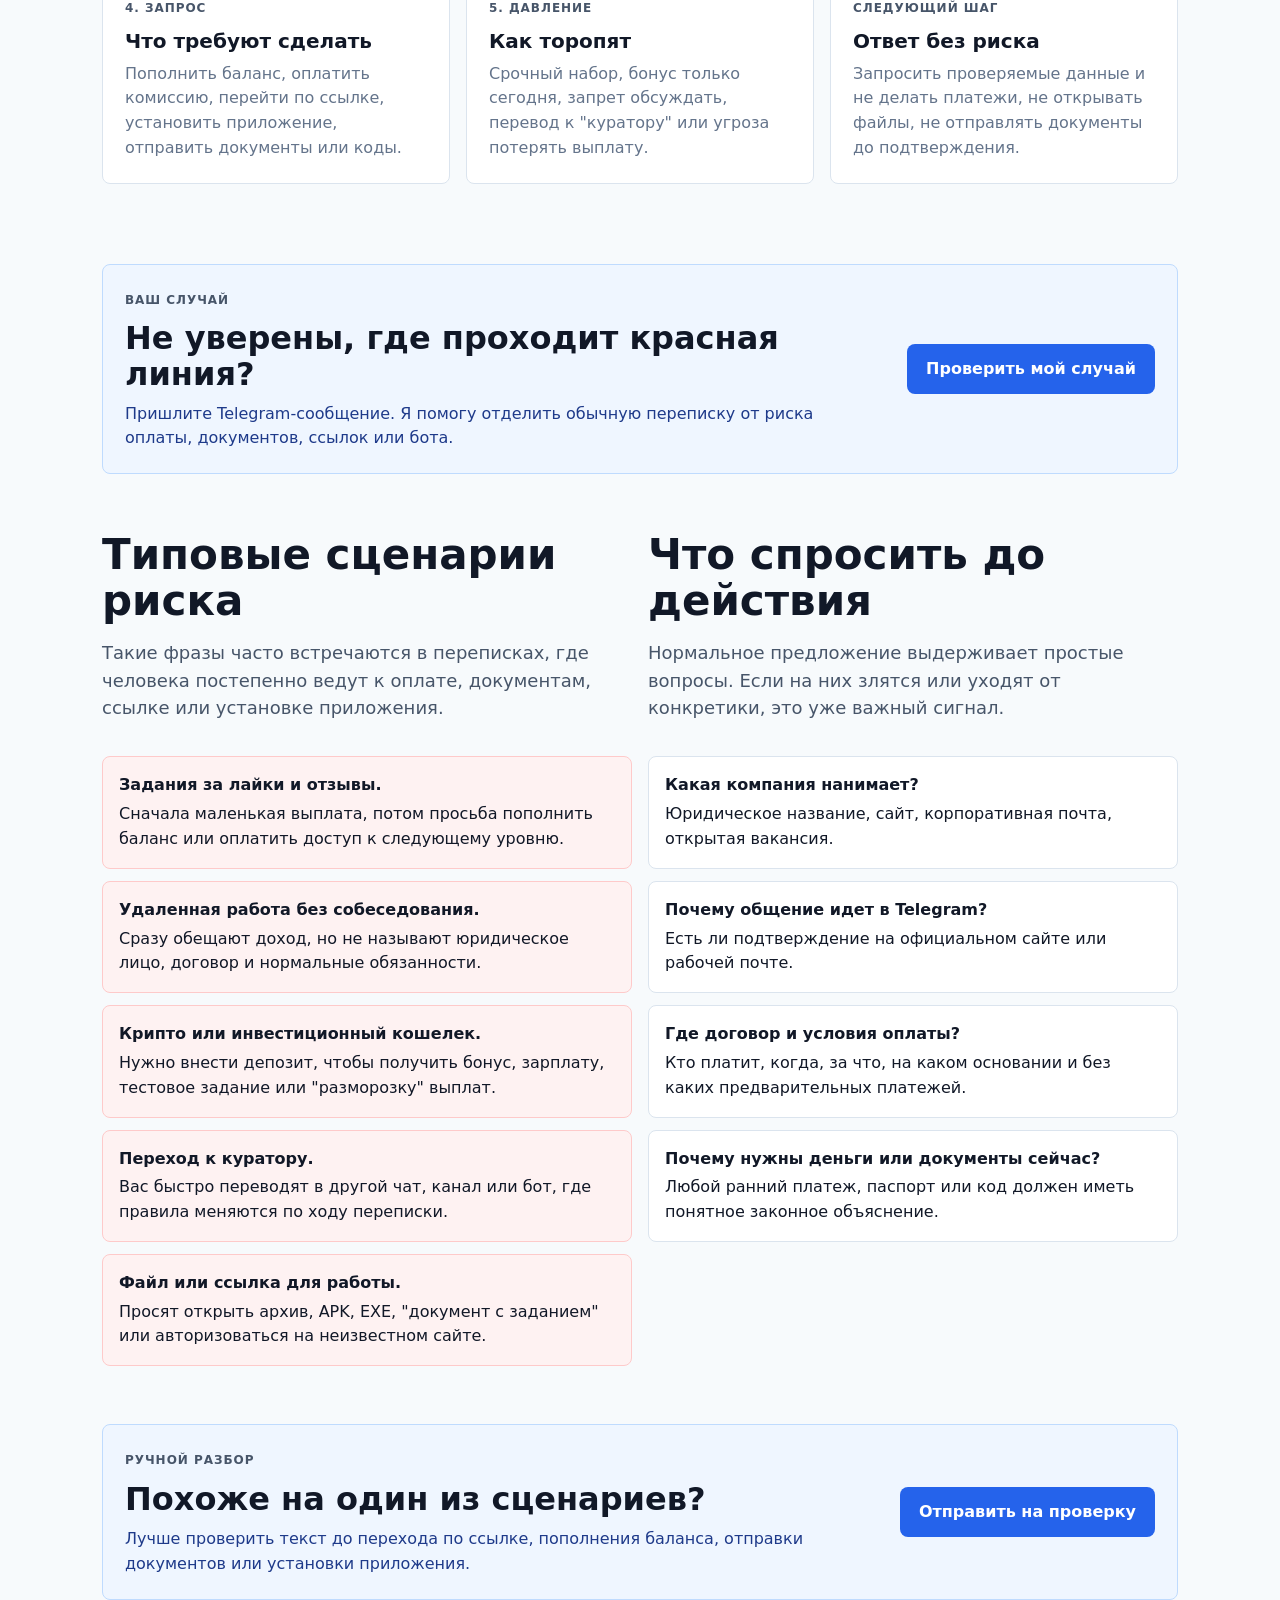
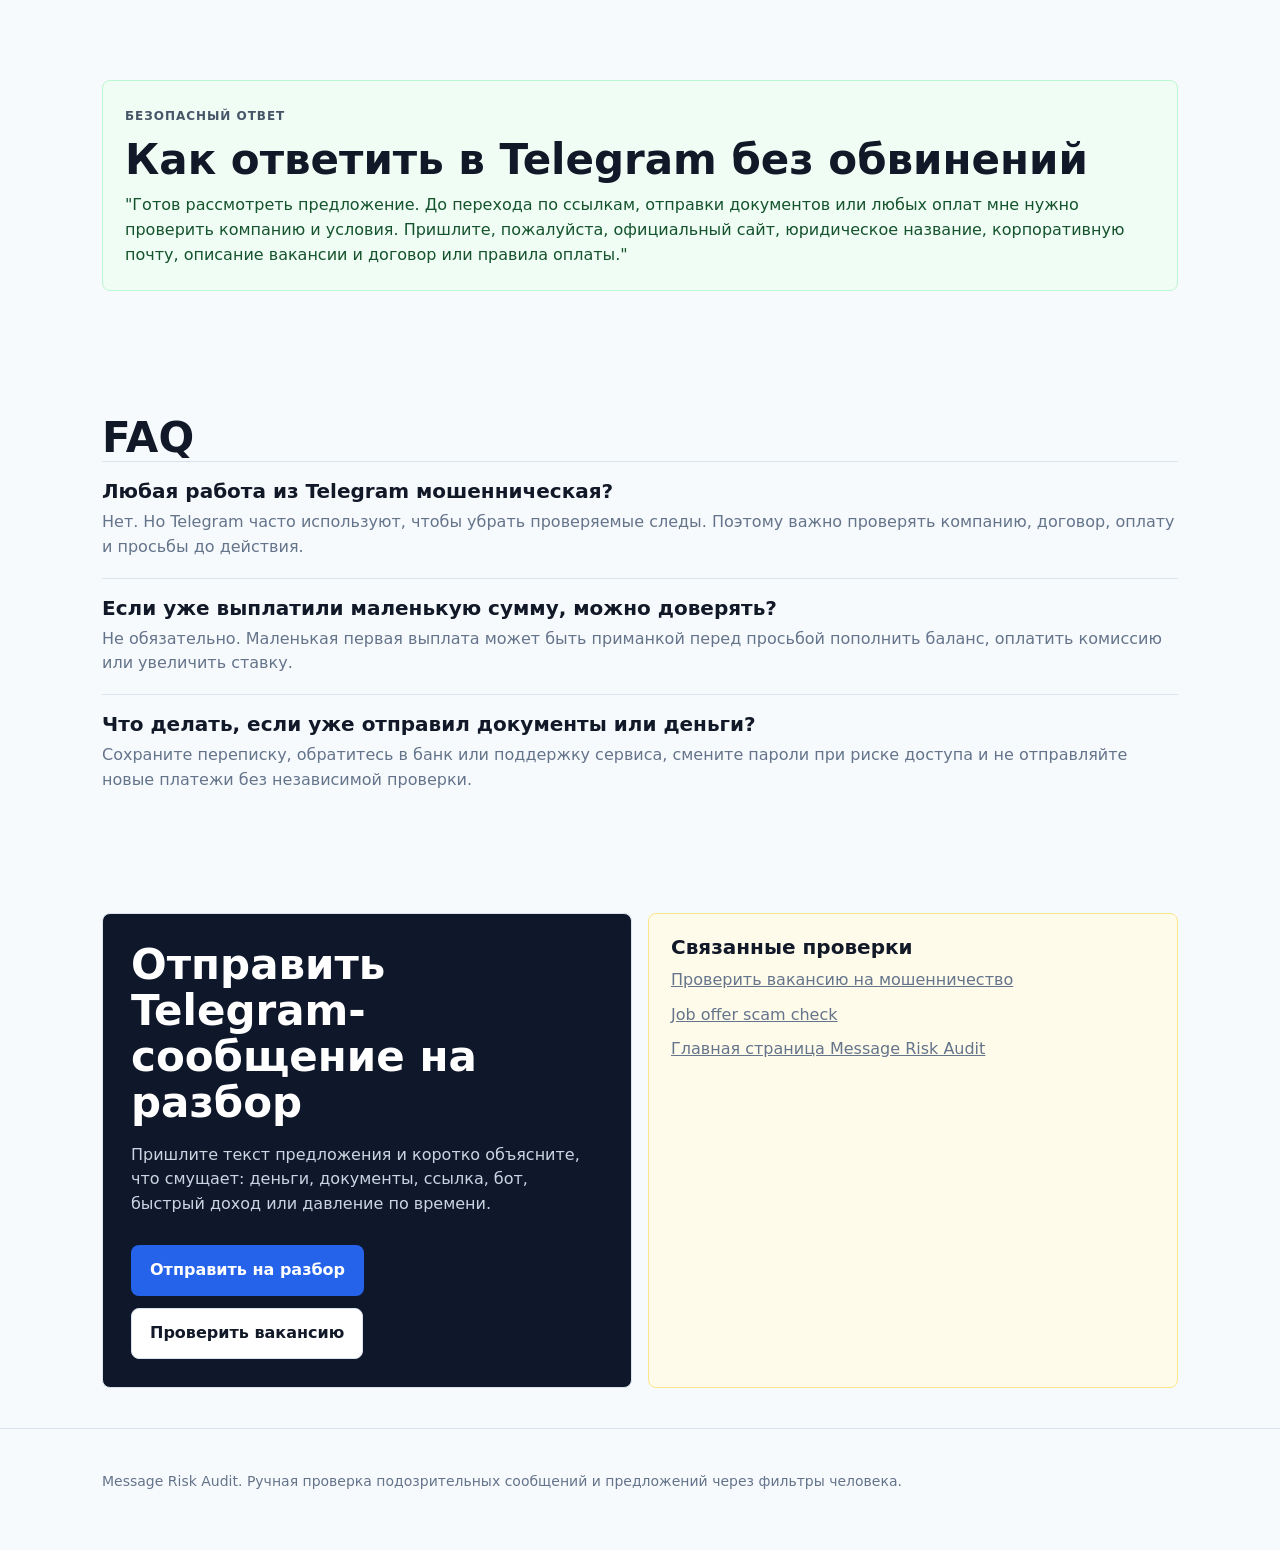
<file: ru/rabota-v-telegram-moshenniki/index.html>
<!doctype html>
<html lang="ru">
  <head>
    <meta charset="utf-8" />
    <meta name="viewport" content="width=device-width, initial-scale=1" />
    <title>Работа в Telegram: проверить сообщение на мошенничество | Message Risk Audit</title>
    <meta
      name="description"
      content="Проверьте предложение работы в Telegram через человеческие фильтры: кто пишет, что обещают, зачем просят деньги или документы, где давление и как ответить безопасно."
    />
    <meta name="robots" content="index,follow" />
    <link rel="canonical" href="https://message-risk-audit.vercel.app/ru/rabota-v-telegram-moshenniki/" />
    <link rel="alternate" hreflang="ru" href="https://message-risk-audit.vercel.app/ru/rabota-v-telegram-moshenniki/" />
    <meta property="og:title" content="Работа в Telegram: мошенники или нет" />
    <meta
      property="og:description"
      content="Ручная проверка Telegram-предложения: задания, лайки, быстрые выплаты, крипто-пополнение, документы, ссылки и давление."
    />
    <meta property="og:type" content="article" />
    <meta property="og:url" content="https://message-risk-audit.vercel.app/ru/rabota-v-telegram-moshenniki/" />
    <meta property="og:image" content="https://message-risk-audit.vercel.app/assets/hero-analysis.svg" />
    <meta property="og:locale" content="ru_RU" />
    <link rel="stylesheet" href="/styles.css" />
    <script type="application/ld+json">
      {
        "@context": "https://schema.org",
        "@graph": [
          {
            "@type": "BreadcrumbList",
            "itemListElement": [
              {
                "@type": "ListItem",
                "position": 1,
                "name": "Message Risk Audit",
                "item": "https://message-risk-audit.vercel.app/"
              },
              {
                "@type": "ListItem",
                "position": 2,
                "name": "Работа в Telegram: мошенники или нет",
                "item": "https://message-risk-audit.vercel.app/ru/rabota-v-telegram-moshenniki/"
              }
            ]
          },
          {
            "@type": "FAQPage",
            "mainEntity": [
              {
                "@type": "Question",
                "name": "Почему предложения работы в Telegram бывают рискованными?",
                "acceptedAnswer": {
                  "@type": "Answer",
                  "text": "Риск повышается, когда вам пишут из личного аккаунта, обещают простой доход, быстро переводят в канал или бот, просят пополнить баланс, оплатить комиссию, отправить документы или перейти по неизвестной ссылке."
                }
              },
              {
                "@type": "Question",
                "name": "Что проверить перед выполнением задания в Telegram?",
                "acceptedAnswer": {
                  "@type": "Answer",
                  "text": "Проверьте компанию, официальный сайт, юридическое название, условия оплаты, договор, причину перехода в Telegram и почему действие нужно выполнить именно до нормальной проверки."
                }
              },
              {
                "@type": "Question",
                "name": "Можно ли прислать сообщение из Telegram на разбор?",
                "acceptedAnswer": {
                  "@type": "Answer",
                  "text": "Да. Лучше прислать текст сообщения или несколько реплик, предварительно скрыв имена, телефоны, реквизиты, документы и другие личные данные."
                }
              }
            ]
          }
        ]
      }
    </script>
  </head>
  <body>
    <header class="site-header">
      <nav class="nav" aria-label="Навигация по странице">
        <a class="brand" href="/">
          <span class="brand-mark">MR</span>
          <span>Message Risk Audit</span>
        </a>
        <div class="nav-links">
          <a href="#filters">Фильтры</a>
          <a href="#patterns">Сценарии</a>
          <a href="#safe-reply">Ответ</a>
          <a href="#submit">Отправить</a>
        </div>
      </nav>
    </header>

    <main>
      <section class="container hero">
        <div>
          <div class="eyebrow"><span class="dot"></span> Telegram-предложение проверяется человеком по конкретным признакам</div>
          <h1>Работа в Telegram: мошенники или реальное предложение?</h1>
          <p class="lead">
            Если вам написали в Telegram про удаленную работу, задания, лайки, быстрые выплаты
            или крипто-пополнение, сначала прогоните текст через человеческие фильтры:
            кто пишет, что обещает, чего просит и куда торопит.
          </p>
          <div class="hero-actions">
            <a class="button button-primary" href="https://tally.so/r/eqobyx" target="_blank" rel="noopener">Проверить сообщение</a>
            <a class="button button-secondary" href="#patterns">Посмотреть сценарии</a>
          </div>
          <div class="trust-strip" aria-label="Принципы проверки">
            <div class="trust-item"><strong>Без паники</strong>Один странный текст еще не доказательство, но повод остановиться.</div>
            <div class="trust-item"><strong>Без обвинений</strong>Формулируем вопросы, а не нападаем на собеседника.</div>
            <div class="trust-item"><strong>Без лишних данных</strong>Скрывайте логины, телефоны, платежи и документы.</div>
          </div>
        </div>
        <div class="hero-visual">
          <img src="/assets/hero-analysis.svg" alt="Пример ручного разбора предложения работы в Telegram" />
        </div>
      </section>

      <section id="filters" class="section">
        <div class="container">
          <h2>5 фильтров человека для Telegram-работы</h2>
          <p class="section-intro">
            В Telegram много нормальных рабочих переписок, но именно там легко спрятать
            компанию, договор, личность и настоящую цель сообщения. Поэтому проверка должна
            идти по шагам.
          </p>
          <div class="grid grid-3">
            <article class="card">
              <span class="label">1. Канал</span>
              <h3>Откуда пришло сообщение</h3>
              <p>Личка, канал, бот, комментарий, реклама или перевод из другой платформы. Важно, почему общение ушло в Telegram.</p>
            </article>
            <article class="card">
              <span class="label">2. Личность</span>
              <h3>Кто именно пишет</h3>
              <p>Есть ли имя, должность, компания, корпоративная почта, сайт, профиль и проверяемая связь с вакансией.</p>
            </article>
            <article class="card">
              <span class="label">3. Обещание</span>
              <h3>Что предлагают</h3>
              <p>Реальные задачи и оплата или расплывчатое "заработок без опыта", "лайки", "отзывы", "простые действия".</p>
            </article>
            <article class="card">
              <span class="label">4. Запрос</span>
              <h3>Что требуют сделать</h3>
              <p>Пополнить баланс, оплатить комиссию, перейти по ссылке, установить приложение, отправить документы или коды.</p>
            </article>
            <article class="card">
              <span class="label">5. Давление</span>
              <h3>Как торопят</h3>
              <p>Срочный набор, бонус только сегодня, запрет обсуждать, перевод к "куратору" или угроза потерять выплату.</p>
            </article>
            <article class="card">
              <span class="label">Следующий шаг</span>
              <h3>Ответ без риска</h3>
              <p>Запросить проверяемые данные и не делать платежи, не открывать файлы, не отправлять документы до подтверждения.</p>
            </article>
          </div>
        </div>
      </section>

      <section class="section section-cta">
        <div class="container">
          <div class="inline-cta">
            <div>
              <span class="label">Ваш случай</span>
              <h2>Не уверены, где проходит красная линия?</h2>
              <p>Пришлите Telegram-сообщение. Я помогу отделить обычную переписку от риска оплаты, документов, ссылок или бота.</p>
            </div>
            <a class="button button-primary" href="https://tally.so/r/eqobyx" target="_blank" rel="noopener">Проверить мой случай</a>
          </div>
        </div>
      </section>

      <section id="patterns" class="section section-tight">
        <div class="container grid grid-2">
          <div>
            <h2>Типовые сценарии риска</h2>
            <p class="section-intro">
              Такие фразы часто встречаются в переписках, где человека постепенно ведут
              к оплате, документам, ссылке или установке приложения.
            </p>
            <ul class="check-list warning-list">
              <li><strong>Задания за лайки и отзывы.</strong> Сначала маленькая выплата, потом просьба пополнить баланс или оплатить доступ к следующему уровню.</li>
              <li><strong>Удаленная работа без собеседования.</strong> Сразу обещают доход, но не называют юридическое лицо, договор и нормальные обязанности.</li>
              <li><strong>Крипто или инвестиционный кошелек.</strong> Нужно внести депозит, чтобы получить бонус, зарплату, тестовое задание или "разморозку" выплат.</li>
              <li><strong>Переход к куратору.</strong> Вас быстро переводят в другой чат, канал или бот, где правила меняются по ходу переписки.</li>
              <li><strong>Файл или ссылка для работы.</strong> Просят открыть архив, APK, EXE, "документ с заданием" или авторизоваться на неизвестном сайте.</li>
            </ul>
          </div>
          <div>
            <h2>Что спросить до действия</h2>
            <p class="section-intro">
              Нормальное предложение выдерживает простые вопросы. Если на них злятся
              или уходят от конкретики, это уже важный сигнал.
            </p>
            <ul class="check-list">
              <li><strong>Какая компания нанимает?</strong> Юридическое название, сайт, корпоративная почта, открытая вакансия.</li>
              <li><strong>Почему общение идет в Telegram?</strong> Есть ли подтверждение на официальном сайте или рабочей почте.</li>
              <li><strong>Где договор и условия оплаты?</strong> Кто платит, когда, за что, на каком основании и без каких предварительных платежей.</li>
              <li><strong>Почему нужны деньги или документы сейчас?</strong> Любой ранний платеж, паспорт или код должен иметь понятное законное объяснение.</li>
            </ul>
          </div>
        </div>
      </section>

      <section class="section section-cta">
        <div class="container">
          <div class="inline-cta">
            <div>
              <span class="label">Ручной разбор</span>
              <h2>Похоже на один из сценариев?</h2>
              <p>Лучше проверить текст до перехода по ссылке, пополнения баланса, отправки документов или установки приложения.</p>
            </div>
            <a class="button button-primary" href="https://tally.so/r/eqobyx" target="_blank" rel="noopener">Отправить на проверку</a>
          </div>
        </div>
      </section>

      <section id="safe-reply" class="section">
        <div class="container">
          <div class="safe-reply">
            <span class="label">Безопасный ответ</span>
            <h2>Как ответить в Telegram без обвинений</h2>
            <p>
              "Готов рассмотреть предложение. До перехода по ссылкам, отправки документов
              или любых оплат мне нужно проверить компанию и условия. Пришлите, пожалуйста,
              официальный сайт, юридическое название, корпоративную почту, описание вакансии
              и договор или правила оплаты."
            </p>
          </div>
        </div>
      </section>

      <section id="faq" class="section">
        <div class="container">
          <h2>FAQ</h2>
          <div class="faq-item">
            <h3>Любая работа из Telegram мошенническая?</h3>
            <p>Нет. Но Telegram часто используют, чтобы убрать проверяемые следы. Поэтому важно проверять компанию, договор, оплату и просьбы до действия.</p>
          </div>
          <div class="faq-item">
            <h3>Если уже выплатили маленькую сумму, можно доверять?</h3>
            <p>Не обязательно. Маленькая первая выплата может быть приманкой перед просьбой пополнить баланс, оплатить комиссию или увеличить ставку.</p>
          </div>
          <div class="faq-item">
            <h3>Что делать, если уже отправил документы или деньги?</h3>
            <p>Сохраните переписку, обратитесь в банк или поддержку сервиса, смените пароли при риске доступа и не отправляйте новые платежи без независимой проверки.</p>
          </div>
        </div>
      </section>

      <section id="submit" class="section section-tight">
        <div class="container grid grid-2">
          <div class="form-panel">
            <h2>Отправить Telegram-сообщение на разбор</h2>
            <p>
              Пришлите текст предложения и коротко объясните, что смущает: деньги, документы,
              ссылка, бот, быстрый доход или давление по времени.
            </p>
            <div class="cta-row">
              <a class="button button-primary" href="https://tally.so/r/eqobyx" target="_blank" rel="noopener">Отправить на разбор</a>
              <a class="button button-secondary" href="/ru/proverit-vakansiyu-na-moshennichestvo/">Проверить вакансию</a>
            </div>
          </div>
          <div class="notice">
            <h3>Связанные проверки</h3>
            <p><a href="/ru/proverit-vakansiyu-na-moshennichestvo/">Проверить вакансию на мошенничество</a></p>
            <p><a href="/job-offer-scam-check/" hreflang="en">Job offer scam check</a></p>
            <p><a href="/">Главная страница Message Risk Audit</a></p>
          </div>
        </div>
      </section>
    </main>

    <footer class="footer">
      <div class="container">
        <p>
          Message Risk Audit. Ручная проверка подозрительных сообщений и предложений
          через фильтры человека.
        </p>
      </div>
    </footer>
  </body>
</html>
</file>
<file: styles.css>
:root {
  color-scheme: light;
  --ink: #111827;
  --muted: #64748b;
  --line: #dbe4ee;
  --paper: #ffffff;
  --soft: #f7fafc;
  --blue: #2563eb;
  --blue-dark: #1d4ed8;
  --green: #16a34a;
  --amber: #b45309;
  --red: #dc2626;
  --navy: #0f172a;
  --radius: 8px;
}

* {
  box-sizing: border-box;
}

html {
  scroll-behavior: smooth;
}

body {
  margin: 0;
  min-width: 320px;
  overflow-x: hidden;
  background: var(--soft);
  color: var(--ink);
  font-family:
    Inter, ui-sans-serif, system-ui, -apple-system, BlinkMacSystemFont, "Segoe UI",
    sans-serif;
  line-height: 1.55;
}

a {
  color: inherit;
}

.site-header {
  position: sticky;
  top: 0;
  z-index: 10;
  border-bottom: 1px solid rgba(15, 23, 42, 0.08);
  background: rgba(255, 255, 255, 0.92);
  backdrop-filter: blur(16px);
}

.nav {
  display: flex;
  align-items: center;
  justify-content: space-between;
  gap: 20px;
  max-width: 1120px;
  margin: 0 auto;
  padding: 14px 22px;
}

.brand {
  display: inline-flex;
  align-items: center;
  gap: 10px;
  font-weight: 800;
  text-decoration: none;
}

.brand-mark {
  display: grid;
  width: 34px;
  height: 34px;
  place-items: center;
  border-radius: 8px;
  background: var(--navy);
  color: #fff;
  font-size: 14px;
  letter-spacing: 0;
}

.nav-links {
  display: flex;
  align-items: center;
  gap: 18px;
  color: #475569;
  font-size: 14px;
}

.nav-links a {
  text-decoration: none;
}

.container {
  max-width: 1120px;
  margin: 0 auto;
  padding: 0 22px;
}

.hero {
  display: grid;
  grid-template-columns: minmax(0, 1.04fr) minmax(320px, 0.96fr);
  gap: 44px;
  align-items: center;
  padding: 72px 0 54px;
}

.hero > * {
  min-width: 0;
}

.eyebrow {
  display: inline-flex;
  align-items: center;
  flex-wrap: wrap;
  gap: 8px;
  max-width: 100%;
  margin-bottom: 18px;
  color: #166534;
  font-size: 13px;
  font-weight: 800;
}

.dot {
  width: 8px;
  height: 8px;
  border-radius: 999px;
  background: var(--green);
}

h1,
h2,
h3 {
  margin: 0;
  line-height: 1.1;
  letter-spacing: 0;
}

h1 {
  max-width: 760px;
  font-size: clamp(38px, 6vw, 66px);
  overflow-wrap: normal;
  text-wrap: balance;
  word-break: normal;
}

.nowrap {
  white-space: nowrap;
}

h2 {
  font-size: clamp(28px, 4vw, 42px);
}

h3 {
  font-size: 20px;
}

.lead {
  max-width: 720px;
  margin: 22px 0 0;
  color: #475569;
  font-size: 20px;
}

.hero-actions,
.cta-row {
  display: flex;
  flex-wrap: wrap;
  gap: 12px;
  margin-top: 28px;
}

.button {
  display: inline-flex;
  align-items: center;
  justify-content: center;
  min-height: 46px;
  padding: 12px 18px;
  border: 1px solid transparent;
  border-radius: 8px;
  font-weight: 800;
  text-decoration: none;
  transition:
    background-color 0.16s ease,
    border-color 0.16s ease,
    color 0.16s ease,
    transform 0.16s ease;
}

.button:hover {
  transform: translateY(-1px);
}

.button-primary {
  background: var(--blue);
  color: #fff;
}

.button-primary:hover {
  background: var(--blue-dark);
}

.button-secondary {
  border-color: var(--line);
  background: #fff;
  color: var(--ink);
}

.button-secondary:hover {
  border-color: #94a3b8;
}

.button-disabled {
  cursor: default;
  opacity: 0.82;
}

.button-disabled:hover {
  transform: none;
}

.trust-strip {
  display: grid;
  grid-template-columns: repeat(3, 1fr);
  gap: 12px;
  margin-top: 28px;
}

.trust-item {
  border: 1px solid var(--line);
  border-radius: var(--radius);
  background: rgba(255, 255, 255, 0.72);
  padding: 14px;
  color: #475569;
  font-size: 14px;
}

.trust-item strong {
  display: block;
  color: var(--ink);
  font-size: 15px;
}

.hero-visual {
  position: relative;
  min-width: 0;
}

.hero-visual img {
  display: block;
  width: 100%;
  height: auto;
  border-radius: 18px;
  box-shadow: 0 28px 60px rgba(15, 23, 42, 0.18);
}

.section {
  padding: 62px 0;
  scroll-margin-top: 96px;
}

.section-tight {
  padding: 40px 0;
}

.section-cta {
  padding: 18px 0;
}

.section-intro {
  max-width: 760px;
  margin: 14px 0 34px;
  color: #475569;
  font-size: 18px;
}

.video-section {
  display: grid;
  grid-template-columns: minmax(0, 0.9fr) minmax(360px, 1.1fr);
  gap: 28px;
  align-items: center;
}

.video-copy p {
  max-width: 620px;
  margin: 14px 0 22px;
  color: #475569;
  font-size: 18px;
}

.video-frame {
  position: relative;
  min-width: 0;
  overflow: hidden;
  border: 1px solid var(--line);
  border-radius: var(--radius);
  background: #000;
  aspect-ratio: 16 / 9;
  box-shadow: 0 18px 42px rgba(15, 23, 42, 0.14);
}

.video-frame iframe {
  position: absolute;
  inset: 0;
  width: 100%;
  height: 100%;
  border: 0;
}

.grid {
  display: grid;
  gap: 16px;
}

.grid-3 {
  grid-template-columns: repeat(3, minmax(0, 1fr));
}

.grid-2 {
  grid-template-columns: repeat(2, minmax(0, 1fr));
}

.card {
  min-width: 0;
  border: 1px solid var(--line);
  border-radius: var(--radius);
  background: var(--paper);
  padding: 22px;
}

.check-list {
  display: grid;
  gap: 12px;
  margin: 0;
  padding: 0;
  list-style: none;
}

.check-list li {
  border: 1px solid var(--line);
  border-radius: var(--radius);
  background: #fff;
  padding: 16px;
}

.check-list strong {
  display: block;
  margin-bottom: 4px;
  color: var(--ink);
}

.text-link {
  display: inline-flex;
  margin-top: 16px;
  color: var(--blue);
  font-weight: 900;
  text-decoration: none;
}

.text-link:hover {
  color: var(--blue-dark);
  text-decoration: underline;
}

.warning-list li {
  border-color: #fecaca;
  background: #fef2f2;
}

.inline-cta {
  display: flex;
  align-items: center;
  justify-content: space-between;
  gap: 20px;
  border: 1px solid #bfdbfe;
  border-radius: var(--radius);
  background: #eff6ff;
  padding: 22px;
}

.inline-cta h2 {
  font-size: clamp(24px, 3vw, 32px);
}

.inline-cta p {
  max-width: 720px;
  margin: 10px 0 0;
  color: #1e3a8a;
}

.inline-cta .button {
  flex: 0 0 auto;
}

.safe-reply {
  border: 1px solid #bbf7d0;
  border-radius: var(--radius);
  background: #f0fdf4;
  padding: 22px;
}

.safe-reply p {
  margin: 10px 0 0;
  color: #14532d;
}

.faq-item {
  border-top: 1px solid var(--line);
  padding: 18px 0;
}

.faq-item:first-child {
  border-top: 0;
  padding-top: 0;
}

.faq-item p {
  margin: 8px 0 0;
  color: var(--muted);
}

.card p,
.memo p,
.notice p {
  margin: 10px 0 0;
  color: var(--muted);
}

.card ul,
.memo ul {
  margin: 14px 0 0;
  padding-left: 20px;
  color: #475569;
}

.label {
  display: inline-flex;
  margin-bottom: 12px;
  color: #475569;
  font-size: 12px;
  font-weight: 900;
  letter-spacing: 0.08em;
  text-transform: uppercase;
}

.steps {
  display: grid;
  gap: 14px;
  counter-reset: steps;
}

.step {
  display: grid;
  grid-template-columns: 42px minmax(0, 1fr);
  gap: 16px;
  align-items: start;
  border: 1px solid var(--line);
  border-radius: var(--radius);
  background: #fff;
  padding: 18px;
}

.step::before {
  counter-increment: steps;
  content: counter(steps);
  display: grid;
  width: 42px;
  height: 42px;
  place-items: center;
  border-radius: 8px;
  background: #eff6ff;
  color: var(--blue);
  font-weight: 900;
}

.memo {
  border: 1px solid #bfdbfe;
  border-radius: var(--radius);
  background: #eff6ff;
  padding: 24px;
}

.memo-grid {
  display: grid;
  grid-template-columns: 190px minmax(0, 1fr);
  gap: 12px;
  margin-top: 18px;
}

.memo-key {
  color: #1e3a8a;
  font-weight: 900;
}

.memo-value {
  color: #1e293b;
}

.pricing {
  display: grid;
  grid-template-columns: minmax(0, 1fr) minmax(0, 1fr);
  gap: 16px;
}

.price {
  border: 1px solid var(--line);
  border-radius: var(--radius);
  background: #fff;
  padding: 24px;
}

.price strong {
  display: block;
  margin-top: 10px;
  color: var(--navy);
  font-size: 34px;
  line-height: 1;
}

.notice {
  border: 1px solid #fde68a;
  border-radius: var(--radius);
  background: #fffbeb;
  padding: 22px;
}

.form-panel {
  min-width: 0;
  border: 1px solid var(--line);
  border-radius: var(--radius);
  background: var(--navy);
  color: #fff;
  padding: 28px;
}

.form-panel p {
  color: #cbd5e1;
}

.copy-box {
  overflow-x: auto;
  margin-top: 18px;
  border: 1px solid rgba(255, 255, 255, 0.12);
  border-radius: var(--radius);
  background: rgba(255, 255, 255, 0.06);
  padding: 16px;
  color: #e2e8f0;
  font-size: 14px;
  white-space: pre-wrap;
}

.footer {
  border-top: 1px solid var(--line);
  padding: 28px 0 44px;
  color: var(--muted);
  font-size: 14px;
}

@media (max-width: 860px) {
  .section {
    scroll-margin-top: 152px;
  }

  .hero,
  .grid-2,
  .grid-3,
  .video-section,
  .pricing {
    grid-template-columns: 1fr;
  }

  .hero {
    padding-top: 42px;
  }

  .nav {
    align-items: flex-start;
    flex-direction: column;
  }

  .nav-links {
    flex-wrap: wrap;
    gap: 12px 16px;
    width: 100%;
  }

  .trust-strip {
    grid-template-columns: 1fr;
  }

  .inline-cta {
    align-items: flex-start;
    flex-direction: column;
  }

  .memo-grid {
    grid-template-columns: 1fr;
  }
}

@media (max-width: 520px) {
  .section {
    scroll-margin-top: 184px;
  }

  .container {
    width: 100%;
    max-width: 100vw;
    overflow: hidden;
    padding: 0 24px;
  }

  .hero,
  .hero > div,
  .grid,
  .steps,
  .video-section,
  .video-frame,
  .pricing,
  .inline-cta,
  .memo,
  .form-panel,
  .notice {
    width: min(100%, 320px);
    max-width: 320px;
  }

  h1 {
    max-width: 320px;
    font-size: 30px;
    line-height: 1.14;
    text-wrap: auto;
  }

  .nav {
    gap: 14px;
    padding: 14px 22px;
  }

  .nav-links {
    display: grid;
    gap: 10px 14px;
    font-size: 13px;
    grid-template-columns: repeat(2, minmax(0, 1fr));
  }

  .nav-links a {
    white-space: nowrap;
  }

  .eyebrow {
    align-items: flex-start;
    font-size: 12px;
    line-height: 1.35;
  }

  .lead {
    max-width: 320px;
    font-size: 17px;
  }

  .hero-visual {
    width: min(100%, 320px);
  }

  .button {
    width: 100%;
  }
}
</file>
